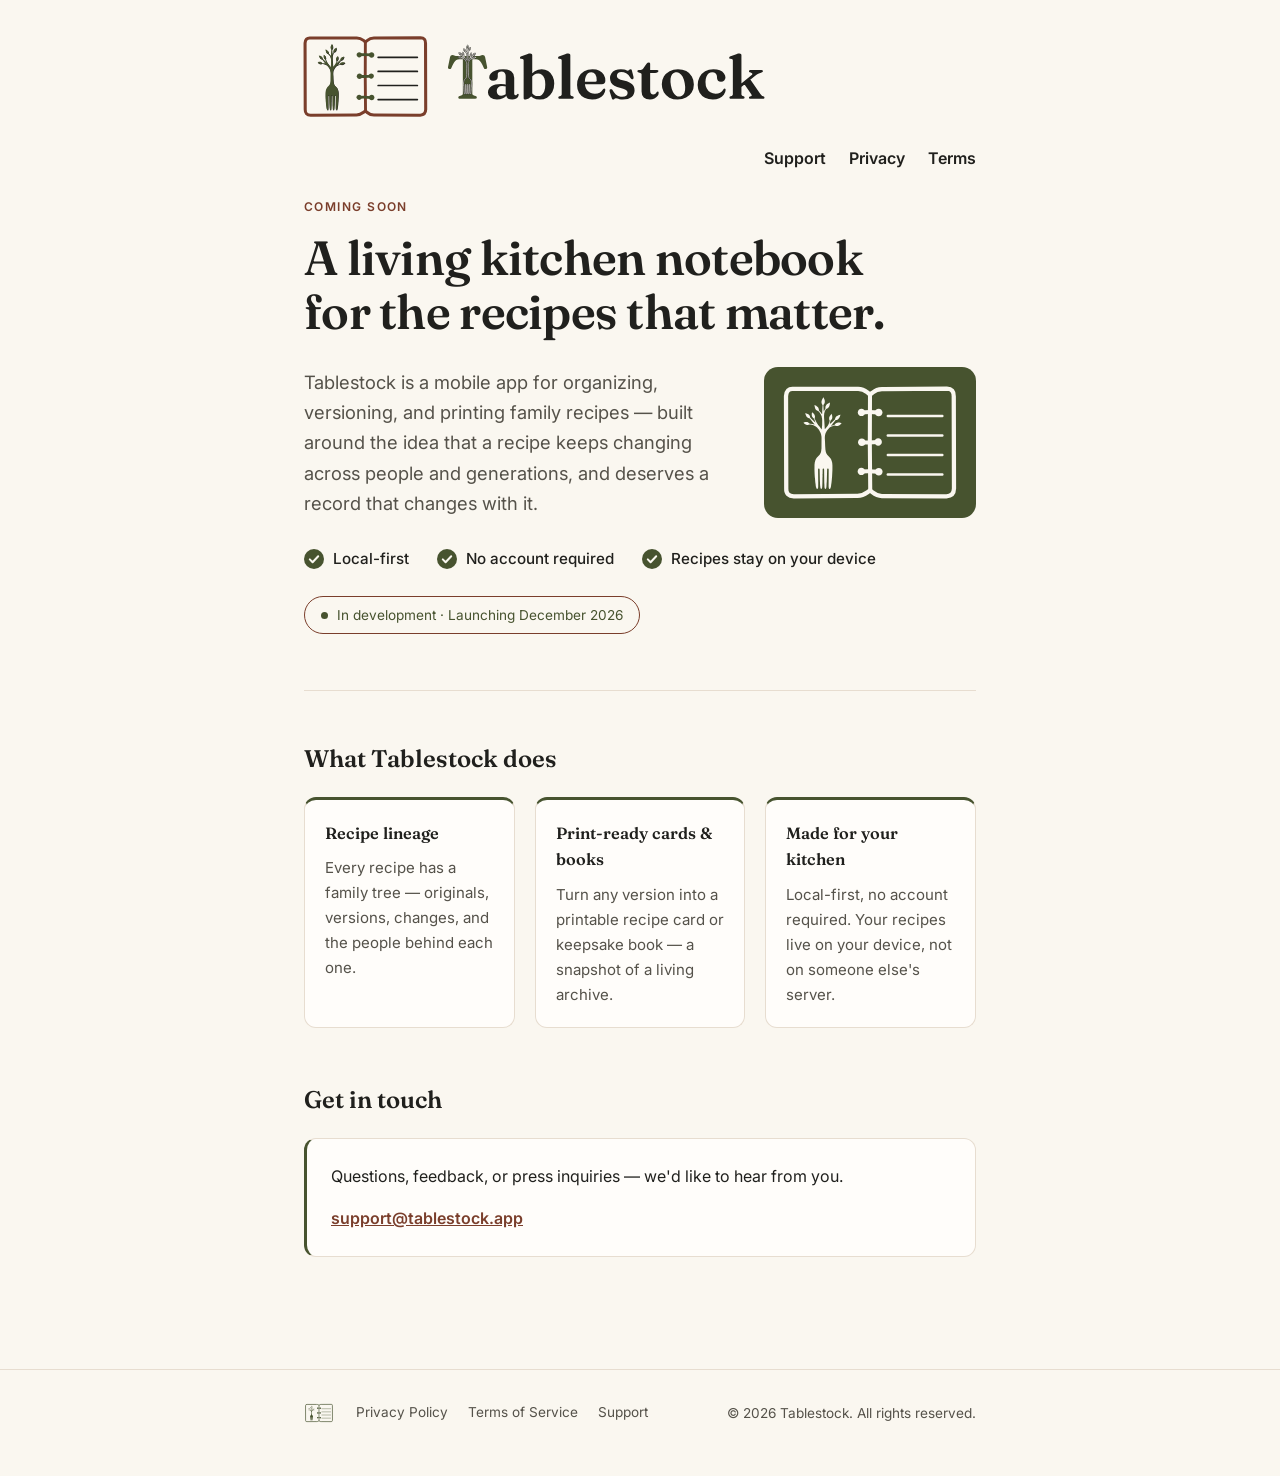
<file: index.html>
<!DOCTYPE html>
<html lang="en">
<head>
<meta charset="UTF-8">
<meta name="viewport" content="width=device-width, initial-scale=1.0">
<meta name="theme-color" content="#FAF7F0">
<title>Tablestock — A living kitchen notebook</title>
<meta name="description" content="Tablestock is a mobile app for organizing, versioning, and printing the recipes that matter — a living family culinary archive.">
<link rel="preconnect" href="https://fonts.googleapis.com">
<link rel="preconnect" href="https://fonts.gstatic.com" crossorigin>
<link href="https://fonts.googleapis.com/css2?family=Fraunces:wght@500;600&family=Inter:wght@400;500;600&display=swap" rel="stylesheet">
<link rel="stylesheet" href="style.css">
<link rel="icon" href="img/favicon.ico" sizes="any">
<link rel="icon" href="img/favicon-32.png" type="image/png" sizes="32x32">
<link rel="icon" href="img/favicon-192.png" type="image/png" sizes="192x192">
<link rel="apple-touch-icon" href="img/apple-touch-icon.png">
<meta property="og:type" content="website">
<meta property="og:site_name" content="Tablestock">
<meta property="og:title" content="Tablestock — A living kitchen notebook">
<meta property="og:description" content="A mobile app for organizing, versioning, and printing the recipes that matter — a living family culinary archive.">
<meta property="og:url" content="https://tablestock.app/">
<meta property="og:image" content="https://tablestock.app/img/og-image.png">
<meta property="og:image:width" content="1200">
<meta property="og:image:height" content="630">
<meta name="twitter:card" content="summary_large_image">
<meta name="twitter:image" content="https://tablestock.app/img/og-image.png">
</head>
<body>

<header class="site">
  <div class="wrap">
    <a class="wordmark" href="/"><img src="img/tablestock-header-binder-crowned-T.svg" alt="Tablestock" width="500" height="125"></a>
    <nav class="site">
      <a href="support.html">Support</a>
      <a href="privacy.html">Privacy</a>
      <a href="terms.html">Terms</a>
    </nav>
  </div>
</header>

<main>
  <div class="wrap">

    <section class="hero">
      <div class="eyebrow">Coming soon</div>
      <h1>A living kitchen notebook for the recipes that matter.</h1>
      <div class="hero-grid">
        <div class="hero-text">
          <p class="lede">Tablestock is a mobile app for organizing, versioning, and printing family recipes — built around the idea that a recipe keeps changing across people and generations, and deserves a record that changes with it.</p>
        </div>
        <div class="hero-art"><img src="img/binder-paper-crop.svg" alt="" width="940" height="616"></div>
      </div>
      <ul class="hero-points">
        <li>Local-first</li>
        <li>No account required</li>
        <li>Recipes stay on your device</li>
      </ul>
      <span class="status-pill">In development · Launching December 2026</span>
    </section>

    <section class="block">
      <h2>What Tablestock does</h2>
      <div class="pillars">
        <div class="pillar">
          <h3>Recipe lineage</h3>
          <p>Every recipe has a family tree — originals, versions, changes, and the people behind each one.</p>
        </div>
        <div class="pillar">
          <h3>Print-ready cards &amp; books</h3>
          <p>Turn any version into a printable recipe card or keepsake book — a snapshot of a living archive.</p>
        </div>
        <div class="pillar">
          <h3>Made for your kitchen</h3>
          <p>Local-first, no account required. Your recipes live on your device, not on someone else's server.</p>
        </div>
      </div>
    </section>

    <section class="block">
      <h2>Get in touch</h2>
      <div class="contact-box">
        <p>Questions, feedback, or press inquiries — we'd like to hear from you.</p>
        <p style="margin-bottom:0;"><a href="mailto:support@tablestock.app">support@tablestock.app</a></p>
      </div>
    </section>

  </div>
</main>

<footer class="site">
  <div class="wrap">
    <div>
      <img class="foot-mark" src="img/binder-line-green.svg" alt="" width="30" height="30">
      <a href="privacy.html">Privacy Policy</a>
      <a href="terms.html">Terms of Service</a>
      <a href="support.html">Support</a>
    </div>
    <div>&copy; 2026 Tablestock. All rights reserved.</div>
  </div>
</footer>

</body>
</html>
</file>
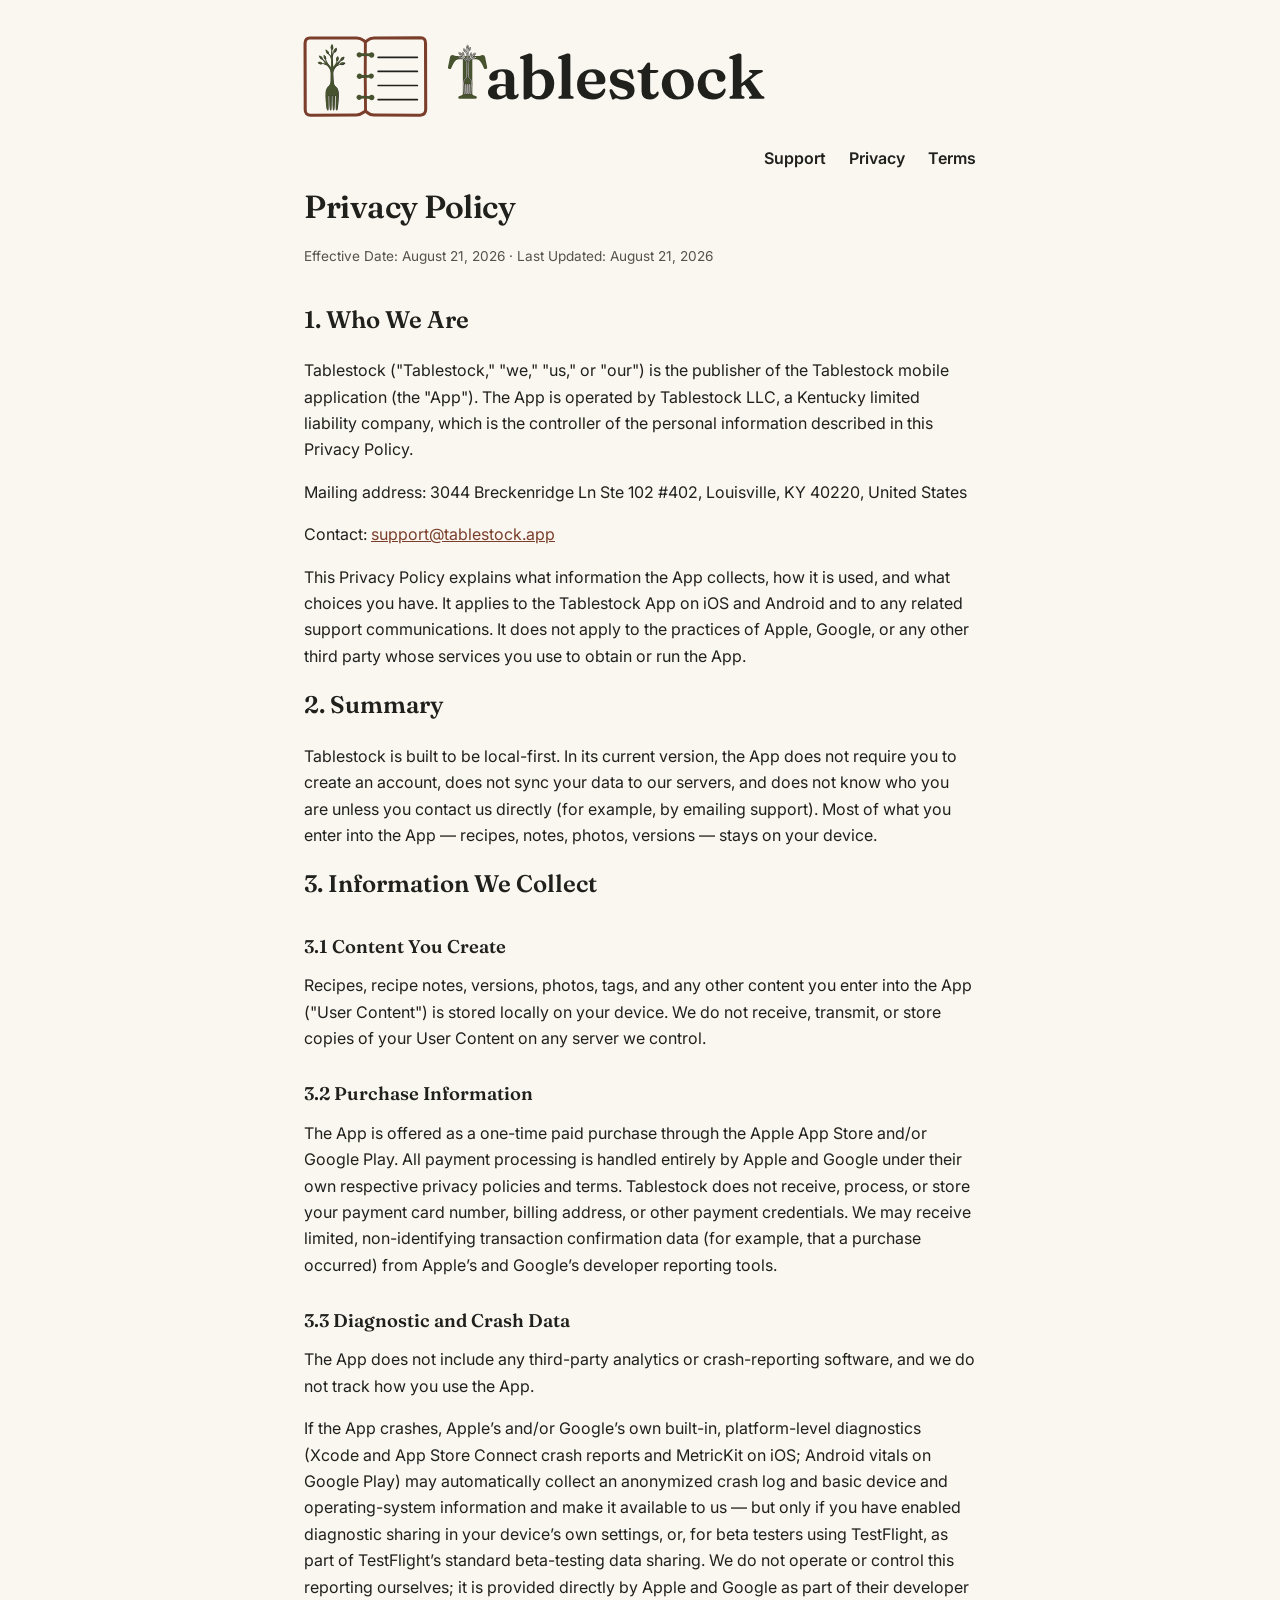
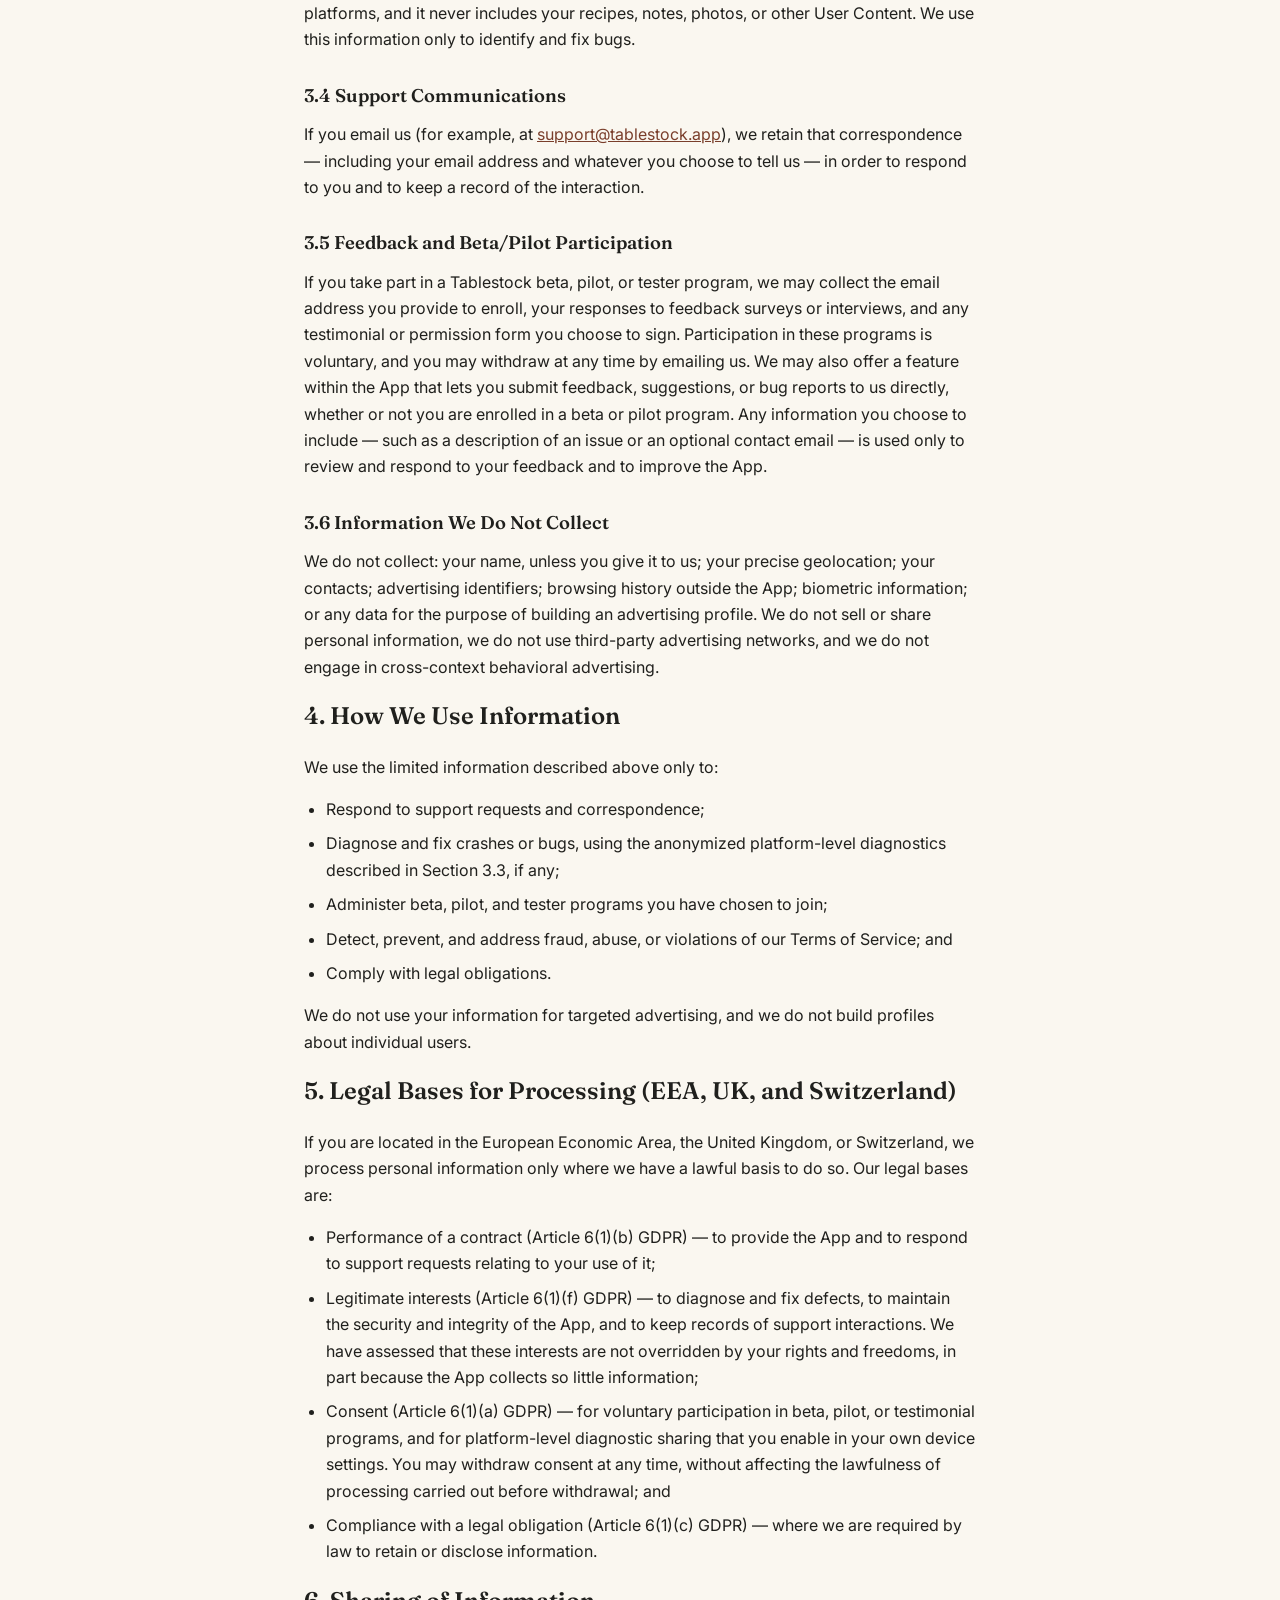
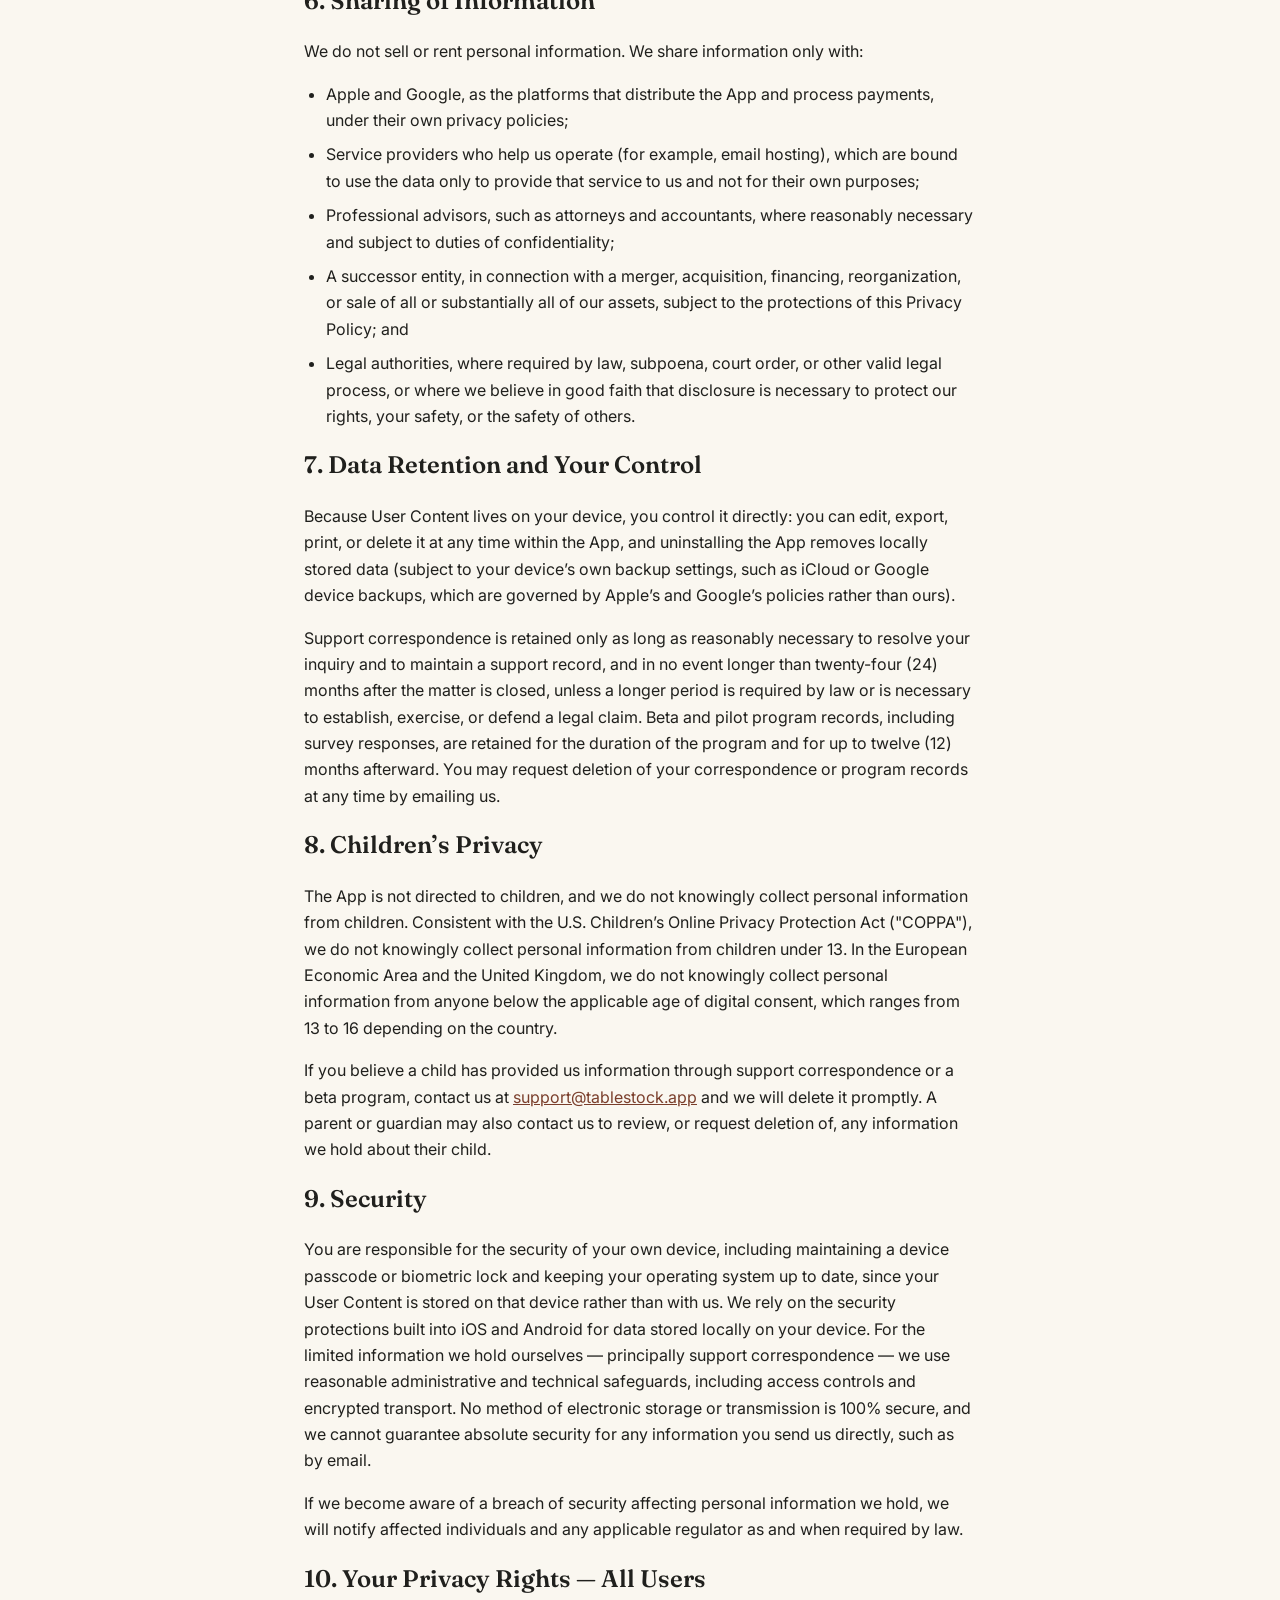
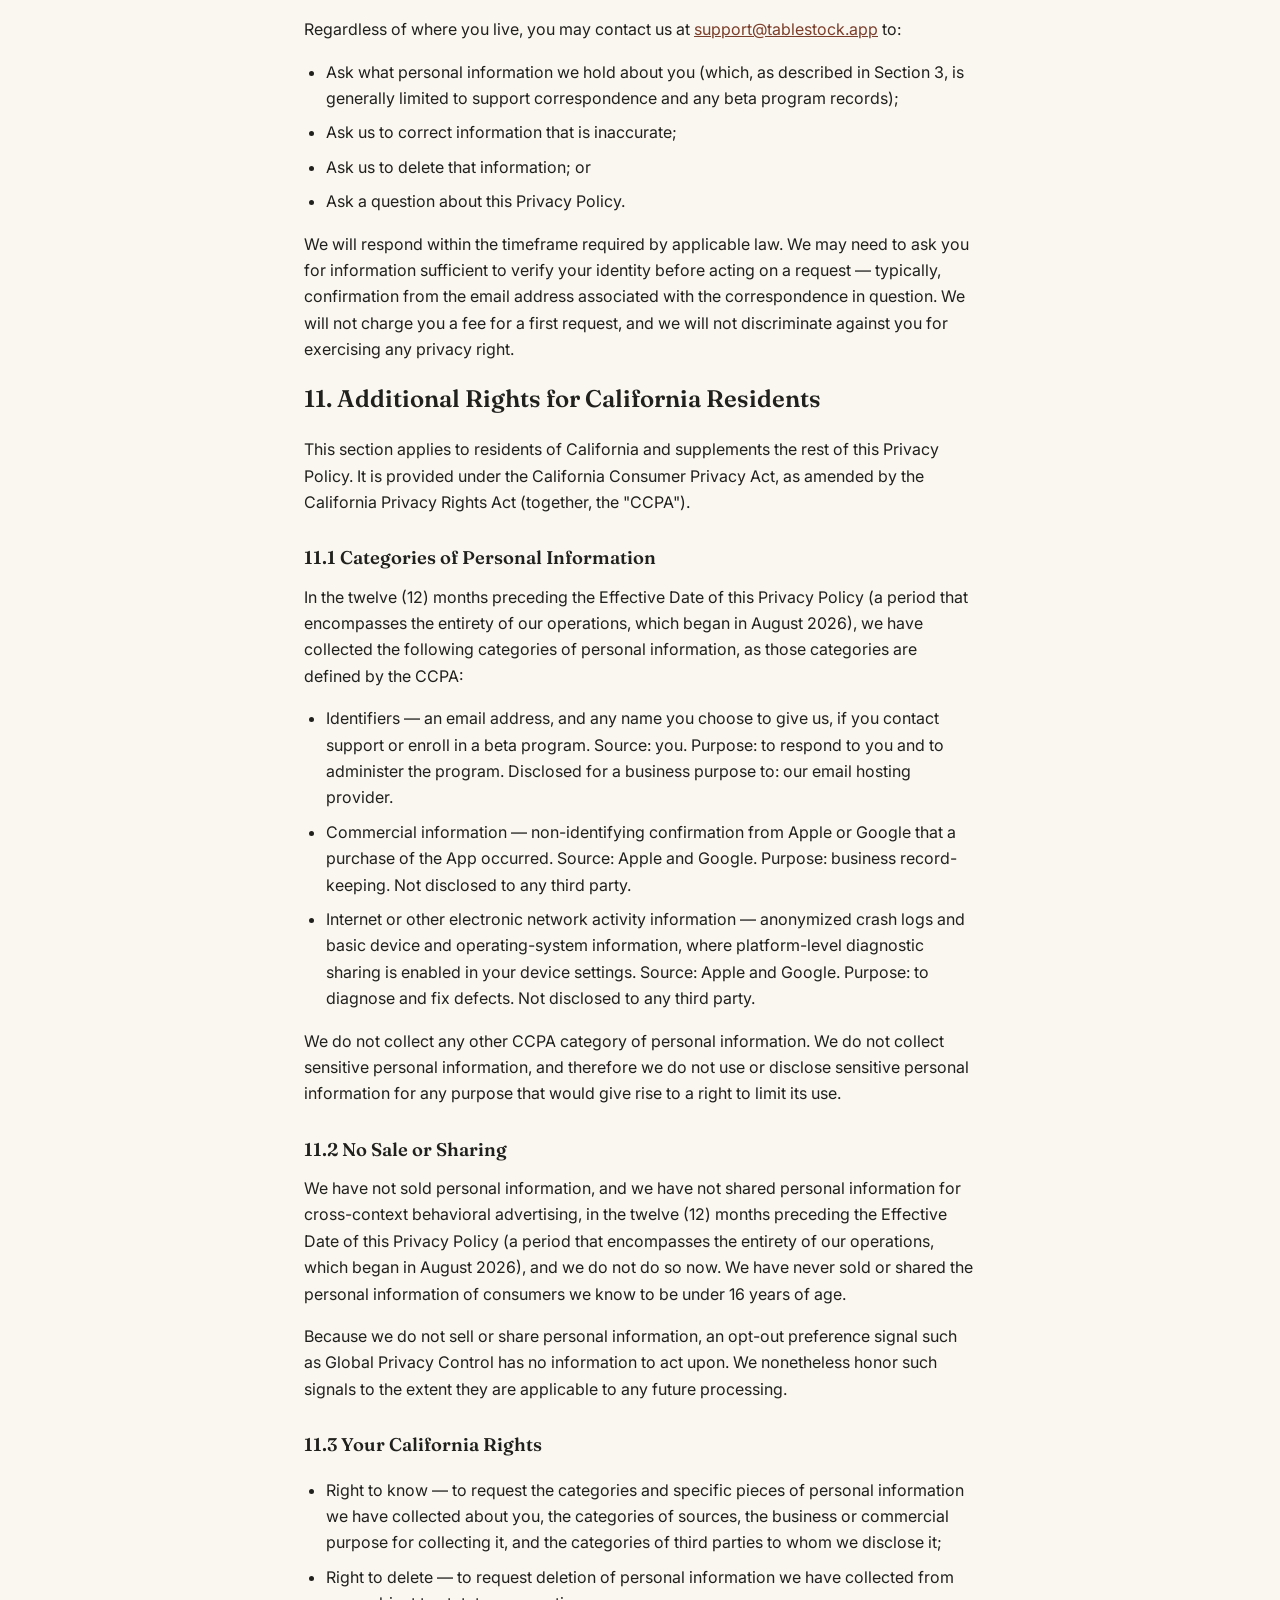
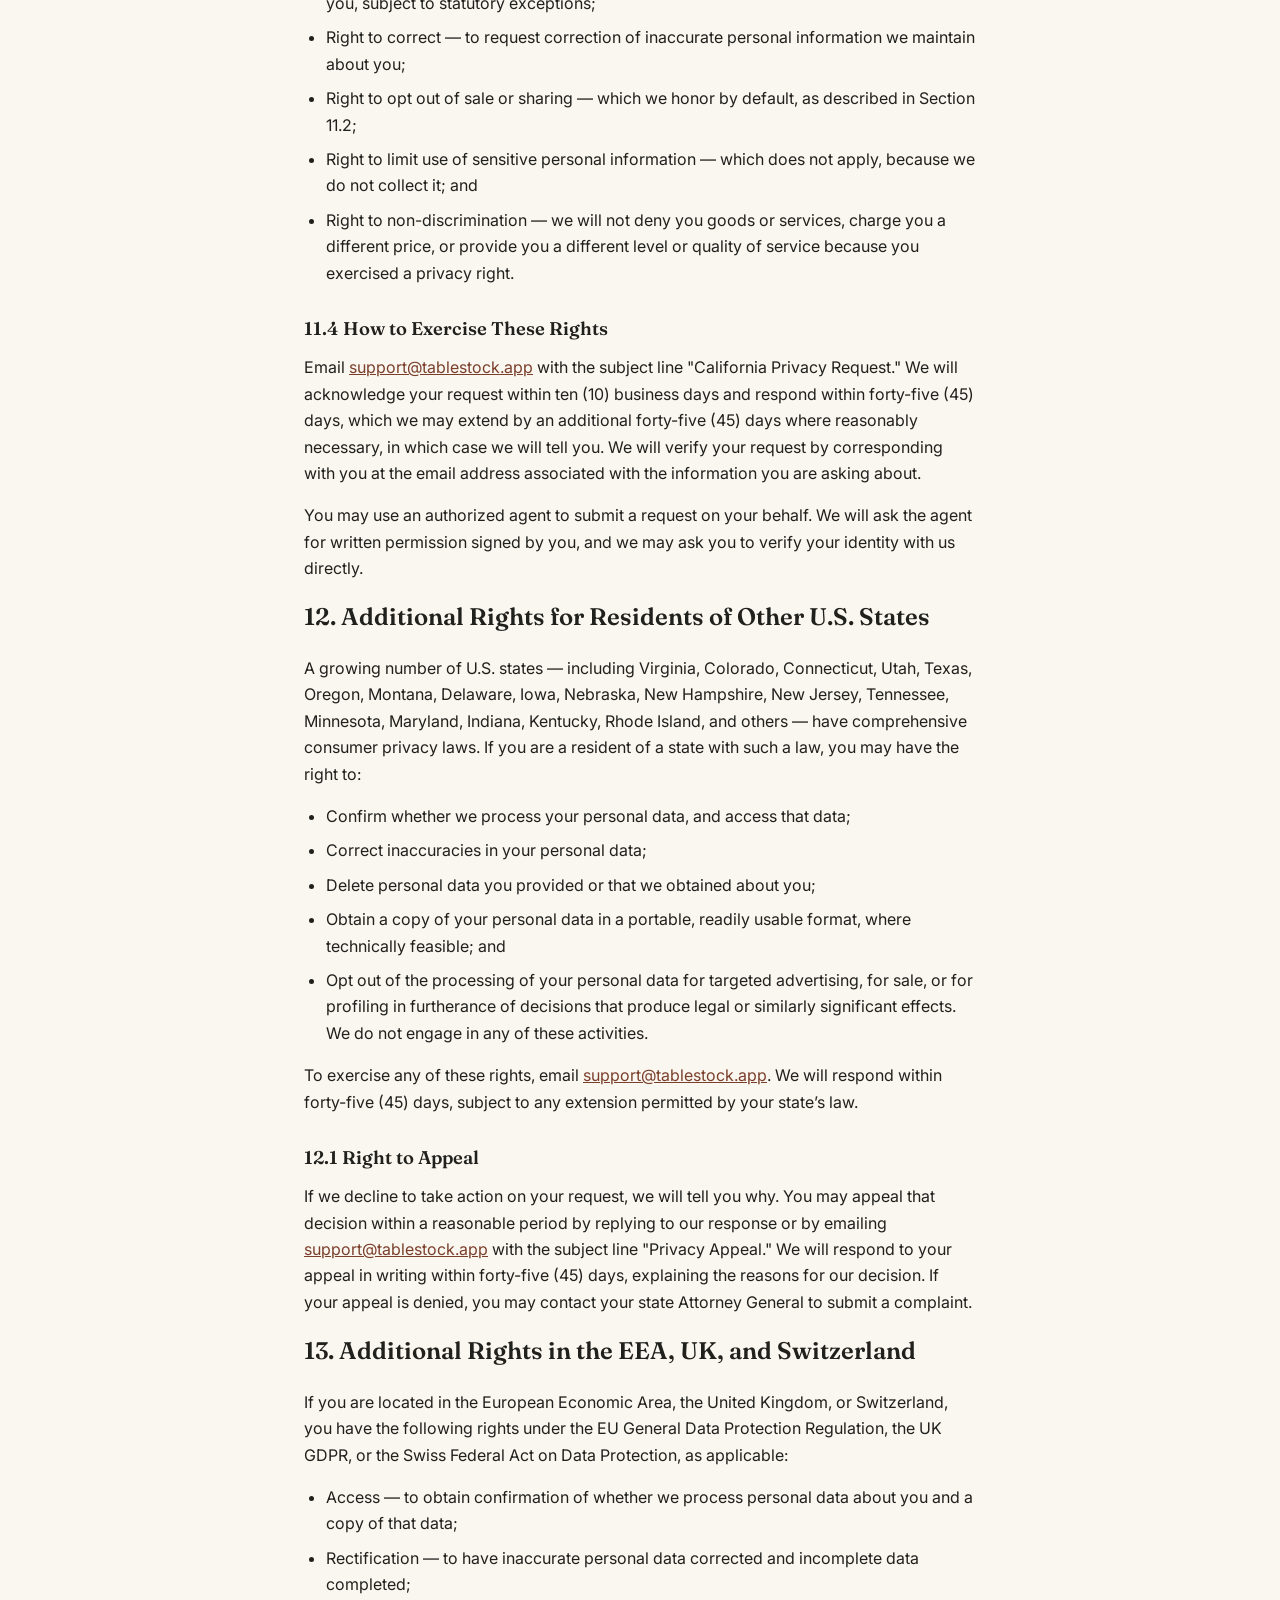
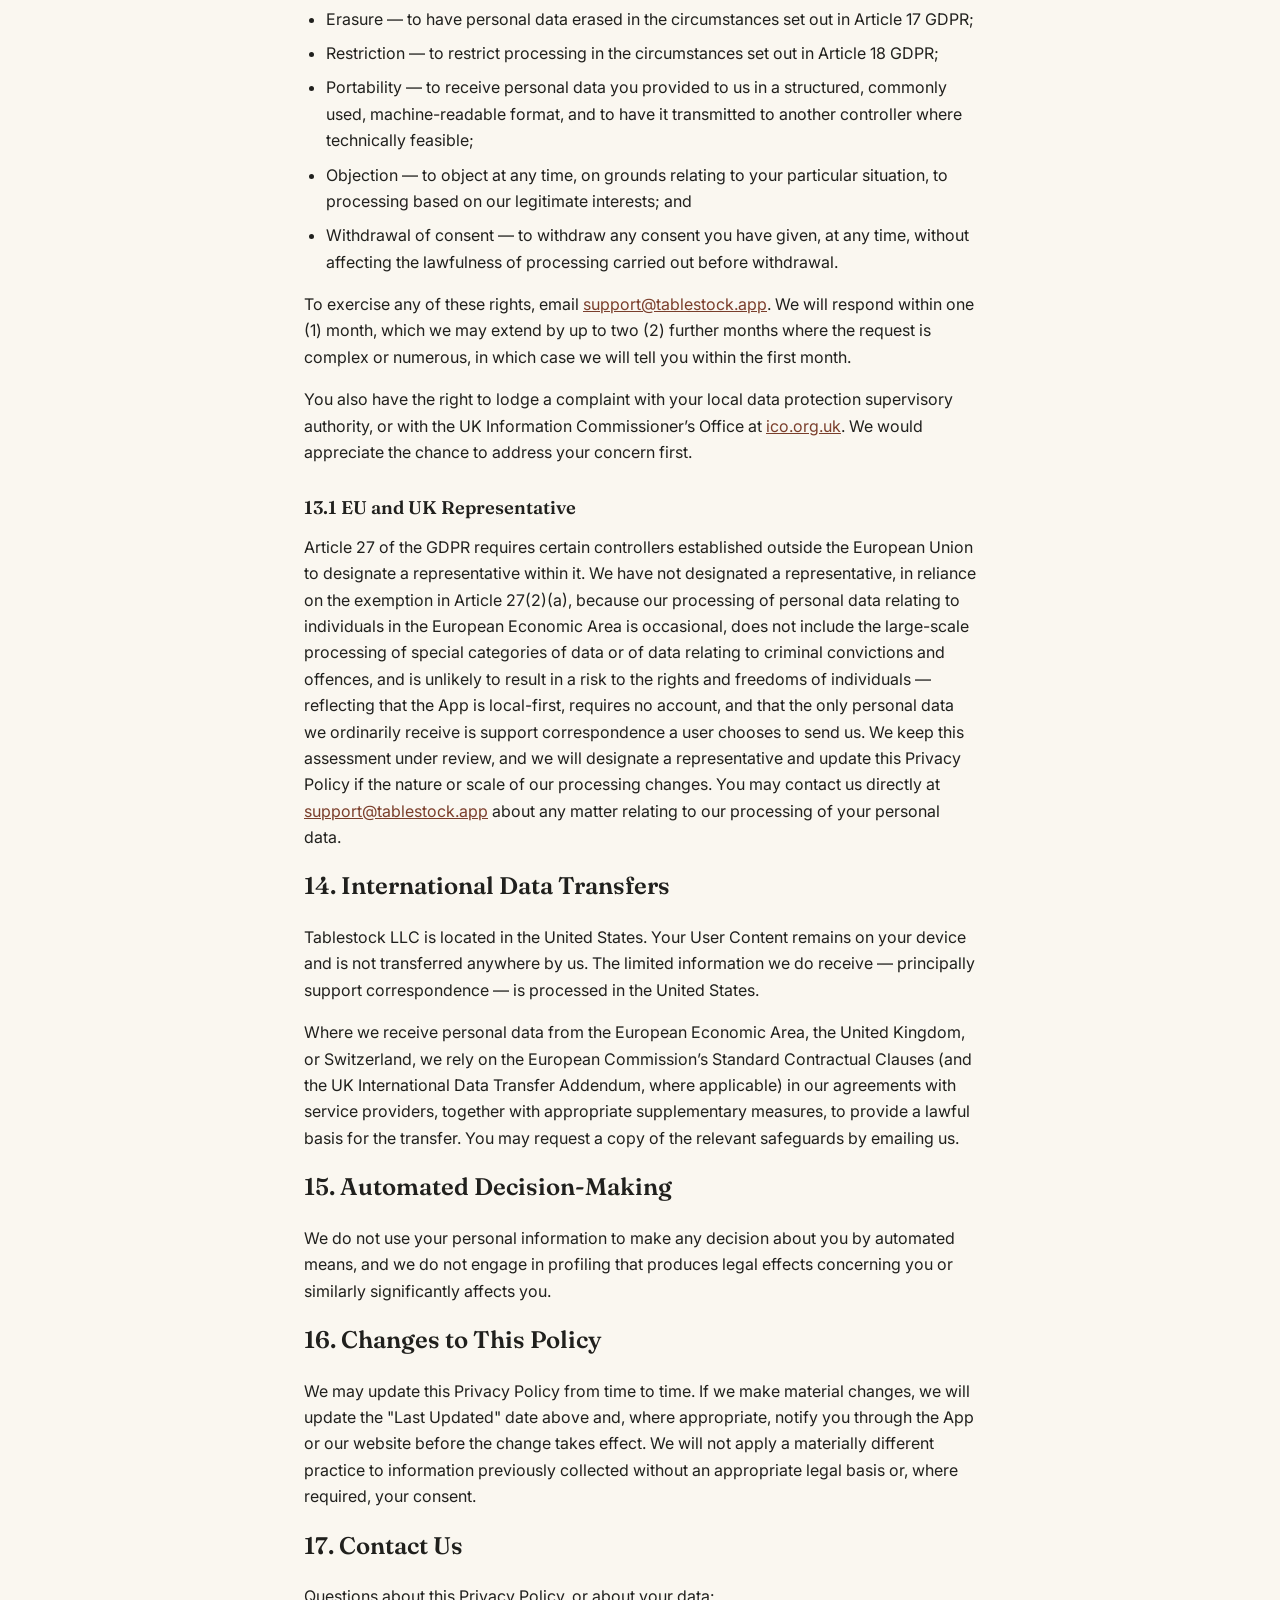
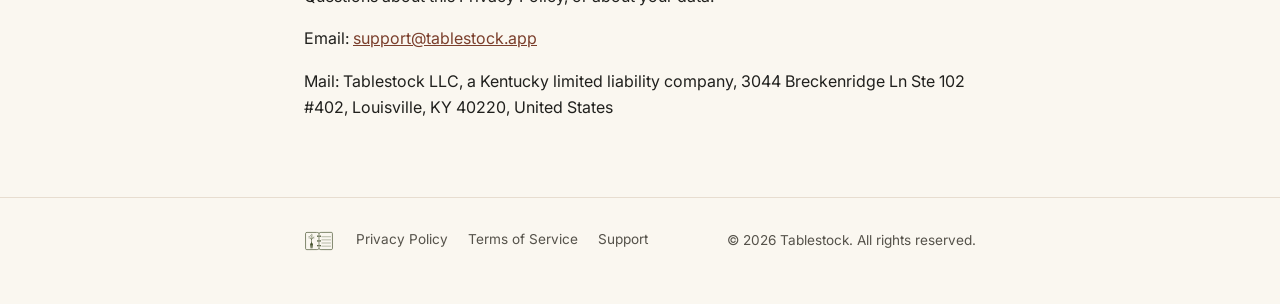
<file: privacy.html>
<!DOCTYPE html>
<html lang="en">
<head>
<meta charset="UTF-8">
<meta name="viewport" content="width=device-width, initial-scale=1.0">
<meta name="theme-color" content="#FAF7F0">
<title>Tablestock — Privacy Policy</title>
<link rel="preconnect" href="https://fonts.googleapis.com">
<link rel="preconnect" href="https://fonts.gstatic.com" crossorigin>
<link href="https://fonts.googleapis.com/css2?family=Fraunces:wght@500;600&family=Inter:wght@400;500;600&display=swap" rel="stylesheet">
<link rel="stylesheet" href="style.css">
<link rel="icon" href="img/favicon.ico" sizes="any">
<link rel="icon" href="img/favicon-32.png" type="image/png" sizes="32x32">
<link rel="icon" href="img/favicon-192.png" type="image/png" sizes="192x192">
<link rel="apple-touch-icon" href="img/apple-touch-icon.png">

</head>
<body>
<!-- Synced 2026-09-03 to Tablestock_Privacy_Policy_REV2_2026-08-27.docx (Current). Full text mirrored; no condensation. -->

<header class="site">
  <div class="wrap">
    <a class="wordmark" href="/"><img src="img/tablestock-header-binder-crowned-T.svg" alt="Tablestock" width="500" height="125"></a>
    <nav class="site">
      <a href="support.html">Support</a>
      <a href="privacy.html">Privacy</a>
      <a href="terms.html">Terms</a>
    </nav>
  </div>
</header>

<main>
  <div class="wrap">
    <h1 style="font-size:2rem;">Privacy Policy</h1>
    <p class="updated">Effective Date: August 21, 2026 &middot; Last Updated: August 21, 2026</p>

    <h2>1. Who We Are</h2>
    <p>Tablestock ("Tablestock," "we," "us," or "our") is the publisher of the Tablestock mobile application (the "App"). The App is operated by Tablestock LLC, a Kentucky limited liability company, which is the controller of the personal information described in this Privacy Policy.</p>
    <p>Mailing address: 3044 Breckenridge Ln Ste 102 #402, Louisville, KY 40220, United States</p>
    <p>Contact: <a href="mailto:support@tablestock.app">support@tablestock.app</a></p>
    <p>This Privacy Policy explains what information the App collects, how it is used, and what choices you have. It applies to the Tablestock App on iOS and Android and to any related support communications. It does not apply to the practices of Apple, Google, or any other third party whose services you use to obtain or run the App.</p>
    <h2>2. Summary</h2>
    <p>Tablestock is built to be local-first. In its current version, the App does not require you to create an account, does not sync your data to our servers, and does not know who you are unless you contact us directly (for example, by emailing support). Most of what you enter into the App — recipes, notes, photos, versions — stays on your device.</p>
    <h2>3. Information We Collect</h2>
    <h3>3.1 Content You Create</h3>
    <p>Recipes, recipe notes, versions, photos, tags, and any other content you enter into the App ("User Content") is stored locally on your device. We do not receive, transmit, or store copies of your User Content on any server we control.</p>
    <h3>3.2 Purchase Information</h3>
    <p>The App is offered as a one-time paid purchase through the Apple App Store and/or Google Play. All payment processing is handled entirely by Apple and Google under their own respective privacy policies and terms. Tablestock does not receive, process, or store your payment card number, billing address, or other payment credentials. We may receive limited, non-identifying transaction confirmation data (for example, that a purchase occurred) from Apple’s and Google’s developer reporting tools.</p>
    <h3>3.3 Diagnostic and Crash Data</h3>
    <p>The App does not include any third-party analytics or crash-reporting software, and we do not track how you use the App.</p>
    <p>If the App crashes, Apple’s and/or Google’s own built-in, platform-level diagnostics (Xcode and App Store Connect crash reports and MetricKit on iOS; Android vitals on Google Play) may automatically collect an anonymized crash log and basic device and operating-system information and make it available to us — but only if you have enabled diagnostic sharing in your device’s own settings, or, for beta testers using TestFlight, as part of TestFlight’s standard beta-testing data sharing. We do not operate or control this reporting ourselves; it is provided directly by Apple and Google as part of their developer platforms, and it never includes your recipes, notes, photos, or other User Content. We use this information only to identify and fix bugs.</p>
    <h3>3.4 Support Communications</h3>
    <p>If you email us (for example, at <a href="mailto:support@tablestock.app">support@tablestock.app</a>), we retain that correspondence — including your email address and whatever you choose to tell us — in order to respond to you and to keep a record of the interaction.</p>
    <h3>3.5 Feedback and Beta/Pilot Participation</h3>
    <p>If you take part in a Tablestock beta, pilot, or tester program, we may collect the email address you provide to enroll, your responses to feedback surveys or interviews, and any testimonial or permission form you choose to sign. Participation in these programs is voluntary, and you may withdraw at any time by emailing us. We may also offer a feature within the App that lets you submit feedback, suggestions, or bug reports to us directly, whether or not you are enrolled in a beta or pilot program. Any information you choose to include — such as a description of an issue or an optional contact email — is used only to review and respond to your feedback and to improve the App.</p>
    <h3>3.6 Information We Do Not Collect</h3>
    <p>We do not collect: your name, unless you give it to us; your precise geolocation; your contacts; advertising identifiers; browsing history outside the App; biometric information; or any data for the purpose of building an advertising profile. We do not sell or share personal information, we do not use third-party advertising networks, and we do not engage in cross-context behavioral advertising.</p>
    <h2>4. How We Use Information</h2>
    <p>We use the limited information described above only to:</p>
    <ul>
    <li>Respond to support requests and correspondence;</li>
    <li>Diagnose and fix crashes or bugs, using the anonymized platform-level diagnostics described in Section 3.3, if any;</li>
    <li>Administer beta, pilot, and tester programs you have chosen to join;</li>
    <li>Detect, prevent, and address fraud, abuse, or violations of our Terms of Service; and</li>
    <li>Comply with legal obligations.</li>
    </ul>
    <p>We do not use your information for targeted advertising, and we do not build profiles about individual users.</p>
    <h2>5. Legal Bases for Processing (EEA, UK, and Switzerland)</h2>
    <p>If you are located in the European Economic Area, the United Kingdom, or Switzerland, we process personal information only where we have a lawful basis to do so. Our legal bases are:</p>
    <ul>
    <li>Performance of a contract (Article 6(1)(b) GDPR) — to provide the App and to respond to support requests relating to your use of it;</li>
    <li>Legitimate interests (Article 6(1)(f) GDPR) — to diagnose and fix defects, to maintain the security and integrity of the App, and to keep records of support interactions. We have assessed that these interests are not overridden by your rights and freedoms, in part because the App collects so little information;</li>
    <li>Consent (Article 6(1)(a) GDPR) — for voluntary participation in beta, pilot, or testimonial programs, and for platform-level diagnostic sharing that you enable in your own device settings. You may withdraw consent at any time, without affecting the lawfulness of processing carried out before withdrawal; and</li>
    <li>Compliance with a legal obligation (Article 6(1)(c) GDPR) — where we are required by law to retain or disclose information.</li>
    </ul>
    <h2>6. Sharing of Information</h2>
    <p>We do not sell or rent personal information. We share information only with:</p>
    <ul>
    <li>Apple and Google, as the platforms that distribute the App and process payments, under their own privacy policies;</li>
    <li>Service providers who help us operate (for example, email hosting), which are bound to use the data only to provide that service to us and not for their own purposes;</li>
    <li>Professional advisors, such as attorneys and accountants, where reasonably necessary and subject to duties of confidentiality;</li>
    <li>A successor entity, in connection with a merger, acquisition, financing, reorganization, or sale of all or substantially all of our assets, subject to the protections of this Privacy Policy; and</li>
    <li>Legal authorities, where required by law, subpoena, court order, or other valid legal process, or where we believe in good faith that disclosure is necessary to protect our rights, your safety, or the safety of others.</li>
    </ul>
    <h2>7. Data Retention and Your Control</h2>
    <p>Because User Content lives on your device, you control it directly: you can edit, export, print, or delete it at any time within the App, and uninstalling the App removes locally stored data (subject to your device’s own backup settings, such as iCloud or Google device backups, which are governed by Apple’s and Google’s policies rather than ours).</p>
    <p>Support correspondence is retained only as long as reasonably necessary to resolve your inquiry and to maintain a support record, and in no event longer than twenty-four (24) months after the matter is closed, unless a longer period is required by law or is necessary to establish, exercise, or defend a legal claim. Beta and pilot program records, including survey responses, are retained for the duration of the program and for up to twelve (12) months afterward. You may request deletion of your correspondence or program records at any time by emailing us.</p>
    <h2>8. Children’s Privacy</h2>
    <p>The App is not directed to children, and we do not knowingly collect personal information from children. Consistent with the U.S. Children’s Online Privacy Protection Act ("COPPA"), we do not knowingly collect personal information from children under 13. In the European Economic Area and the United Kingdom, we do not knowingly collect personal information from anyone below the applicable age of digital consent, which ranges from 13 to 16 depending on the country.</p>
    <p>If you believe a child has provided us information through support correspondence or a beta program, contact us at <a href="mailto:support@tablestock.app">support@tablestock.app</a> and we will delete it promptly. A parent or guardian may also contact us to review, or request deletion of, any information we hold about their child.</p>
    <h2>9. Security</h2>
    <p>You are responsible for the security of your own device, including maintaining a device passcode or biometric lock and keeping your operating system up to date, since your User Content is stored on that device rather than with us. We rely on the security protections built into iOS and Android for data stored locally on your device. For the limited information we hold ourselves — principally support correspondence — we use reasonable administrative and technical safeguards, including access controls and encrypted transport. No method of electronic storage or transmission is 100% secure, and we cannot guarantee absolute security for any information you send us directly, such as by email.</p>
    <p>If we become aware of a breach of security affecting personal information we hold, we will notify affected individuals and any applicable regulator as and when required by law.</p>
    <h2>10. Your Privacy Rights — All Users</h2>
    <p>Regardless of where you live, you may contact us at <a href="mailto:support@tablestock.app">support@tablestock.app</a> to:</p>
    <ul>
    <li>Ask what personal information we hold about you (which, as described in Section 3, is generally limited to support correspondence and any beta program records);</li>
    <li>Ask us to correct information that is inaccurate;</li>
    <li>Ask us to delete that information; or</li>
    <li>Ask a question about this Privacy Policy.</li>
    </ul>
    <p>We will respond within the timeframe required by applicable law. We may need to ask you for information sufficient to verify your identity before acting on a request — typically, confirmation from the email address associated with the correspondence in question. We will not charge you a fee for a first request, and we will not discriminate against you for exercising any privacy right.</p>
    <h2>11. Additional Rights for California Residents</h2>
    <p>This section applies to residents of California and supplements the rest of this Privacy Policy. It is provided under the California Consumer Privacy Act, as amended by the California Privacy Rights Act (together, the "CCPA").</p>
    <h3>11.1 Categories of Personal Information</h3>
    <p>In the twelve (12) months preceding the Effective Date of this Privacy Policy (a period that encompasses the entirety of our operations, which began in August 2026), we have collected the following categories of personal information, as those categories are defined by the CCPA:</p>
    <ul>
    <li>Identifiers — an email address, and any name you choose to give us, if you contact support or enroll in a beta program. Source: you. Purpose: to respond to you and to administer the program. Disclosed for a business purpose to: our email hosting provider.</li>
    <li>Commercial information — non-identifying confirmation from Apple or Google that a purchase of the App occurred. Source: Apple and Google. Purpose: business record-keeping. Not disclosed to any third party.</li>
    <li>Internet or other electronic network activity information — anonymized crash logs and basic device and operating-system information, where platform-level diagnostic sharing is enabled in your device settings. Source: Apple and Google. Purpose: to diagnose and fix defects. Not disclosed to any third party.</li>
    </ul>
    <p>We do not collect any other CCPA category of personal information. We do not collect sensitive personal information, and therefore we do not use or disclose sensitive personal information for any purpose that would give rise to a right to limit its use.</p>
    <h3>11.2 No Sale or Sharing</h3>
    <p>We have not sold personal information, and we have not shared personal information for cross-context behavioral advertising, in the twelve (12) months preceding the Effective Date of this Privacy Policy (a period that encompasses the entirety of our operations, which began in August 2026), and we do not do so now. We have never sold or shared the personal information of consumers we know to be under 16 years of age.</p>
    <p>Because we do not sell or share personal information, an opt-out preference signal such as Global Privacy Control has no information to act upon. We nonetheless honor such signals to the extent they are applicable to any future processing.</p>
    <h3>11.3 Your California Rights</h3>
    <ul>
    <li>Right to know — to request the categories and specific pieces of personal information we have collected about you, the categories of sources, the business or commercial purpose for collecting it, and the categories of third parties to whom we disclose it;</li>
    <li>Right to delete — to request deletion of personal information we have collected from you, subject to statutory exceptions;</li>
    <li>Right to correct — to request correction of inaccurate personal information we maintain about you;</li>
    <li>Right to opt out of sale or sharing — which we honor by default, as described in Section 11.2;</li>
    <li>Right to limit use of sensitive personal information — which does not apply, because we do not collect it; and</li>
    <li>Right to non-discrimination — we will not deny you goods or services, charge you a different price, or provide you a different level or quality of service because you exercised a privacy right.</li>
    </ul>
    <h3>11.4 How to Exercise These Rights</h3>
    <p>Email <a href="mailto:support@tablestock.app">support@tablestock.app</a> with the subject line "California Privacy Request." We will acknowledge your request within ten (10) business days and respond within forty-five (45) days, which we may extend by an additional forty-five (45) days where reasonably necessary, in which case we will tell you. We will verify your request by corresponding with you at the email address associated with the information you are asking about.</p>
    <p>You may use an authorized agent to submit a request on your behalf. We will ask the agent for written permission signed by you, and we may ask you to verify your identity with us directly.</p>
    <h2>12. Additional Rights for Residents of Other U.S. States</h2>
    <p>A growing number of U.S. states — including Virginia, Colorado, Connecticut, Utah, Texas, Oregon, Montana, Delaware, Iowa, Nebraska, New Hampshire, New Jersey, Tennessee, Minnesota, Maryland, Indiana, Kentucky, Rhode Island, and others — have comprehensive consumer privacy laws. If you are a resident of a state with such a law, you may have the right to:</p>
    <ul>
    <li>Confirm whether we process your personal data, and access that data;</li>
    <li>Correct inaccuracies in your personal data;</li>
    <li>Delete personal data you provided or that we obtained about you;</li>
    <li>Obtain a copy of your personal data in a portable, readily usable format, where technically feasible; and</li>
    <li>Opt out of the processing of your personal data for targeted advertising, for sale, or for profiling in furtherance of decisions that produce legal or similarly significant effects. We do not engage in any of these activities.</li>
    </ul>
    <p>To exercise any of these rights, email <a href="mailto:support@tablestock.app">support@tablestock.app</a>. We will respond within forty-five (45) days, subject to any extension permitted by your state’s law.</p>
    <h3>12.1 Right to Appeal</h3>
    <p>If we decline to take action on your request, we will tell you why. You may appeal that decision within a reasonable period by replying to our response or by emailing <a href="mailto:support@tablestock.app">support@tablestock.app</a> with the subject line "Privacy Appeal." We will respond to your appeal in writing within forty-five (45) days, explaining the reasons for our decision. If your appeal is denied, you may contact your state Attorney General to submit a complaint.</p>
    <h2>13. Additional Rights in the EEA, UK, and Switzerland</h2>
    <p>If you are located in the European Economic Area, the United Kingdom, or Switzerland, you have the following rights under the EU General Data Protection Regulation, the UK GDPR, or the Swiss Federal Act on Data Protection, as applicable:</p>
    <ul>
    <li>Access — to obtain confirmation of whether we process personal data about you and a copy of that data;</li>
    <li>Rectification — to have inaccurate personal data corrected and incomplete data completed;</li>
    <li>Erasure — to have personal data erased in the circumstances set out in Article 17 GDPR;</li>
    <li>Restriction — to restrict processing in the circumstances set out in Article 18 GDPR;</li>
    <li>Portability — to receive personal data you provided to us in a structured, commonly used, machine-readable format, and to have it transmitted to another controller where technically feasible;</li>
    <li>Objection — to object at any time, on grounds relating to your particular situation, to processing based on our legitimate interests; and</li>
    <li>Withdrawal of consent — to withdraw any consent you have given, at any time, without affecting the lawfulness of processing carried out before withdrawal.</li>
    </ul>
    <p>To exercise any of these rights, email <a href="mailto:support@tablestock.app">support@tablestock.app</a>. We will respond within one (1) month, which we may extend by up to two (2) further months where the request is complex or numerous, in which case we will tell you within the first month.</p>
    <p>You also have the right to lodge a complaint with your local data protection supervisory authority, or with the UK Information Commissioner’s Office at <a href="https://ico.org.uk">ico.org.uk</a>. We would appreciate the chance to address your concern first.</p>
    <h3>13.1 EU and UK Representative</h3>
    <p>Article 27 of the GDPR requires certain controllers established outside the European Union to designate a representative within it. We have not designated a representative, in reliance on the exemption in Article 27(2)(a), because our processing of personal data relating to individuals in the European Economic Area is occasional, does not include the large-scale processing of special categories of data or of data relating to criminal convictions and offences, and is unlikely to result in a risk to the rights and freedoms of individuals — reflecting that the App is local-first, requires no account, and that the only personal data we ordinarily receive is support correspondence a user chooses to send us. We keep this assessment under review, and we will designate a representative and update this Privacy Policy if the nature or scale of our processing changes. You may contact us directly at <a href="mailto:support@tablestock.app">support@tablestock.app</a> about any matter relating to our processing of your personal data.</p>
    <h2>14. International Data Transfers</h2>
    <p>Tablestock LLC is located in the United States. Your User Content remains on your device and is not transferred anywhere by us. The limited information we do receive — principally support correspondence — is processed in the United States.</p>
    <p>Where we receive personal data from the European Economic Area, the United Kingdom, or Switzerland, we rely on the European Commission’s Standard Contractual Clauses (and the UK International Data Transfer Addendum, where applicable) in our agreements with service providers, together with appropriate supplementary measures, to provide a lawful basis for the transfer. You may request a copy of the relevant safeguards by emailing us.</p>
    <h2>15. Automated Decision-Making</h2>
    <p>We do not use your personal information to make any decision about you by automated means, and we do not engage in profiling that produces legal effects concerning you or similarly significantly affects you.</p>
    <h2>16. Changes to This Policy</h2>
    <p>We may update this Privacy Policy from time to time. If we make material changes, we will update the "Last Updated" date above and, where appropriate, notify you through the App or our website before the change takes effect. We will not apply a materially different practice to information previously collected without an appropriate legal basis or, where required, your consent.</p>
    <h2>17. Contact Us</h2>
    <p>Questions about this Privacy Policy, or about your data:</p>
    <p>Email: <a href="mailto:support@tablestock.app">support@tablestock.app</a></p>
    <p>Mail: Tablestock LLC, a Kentucky limited liability company, 3044 Breckenridge Ln Ste 102 #402, Louisville, KY 40220, United States</p>
  </div>
</main>

<footer class="site">
  <div class="wrap">
    <div>
      <img class="foot-mark" src="img/binder-line-green.svg" alt="" width="30" height="30">
      <a href="privacy.html">Privacy Policy</a>
      <a href="terms.html">Terms of Service</a>
      <a href="support.html">Support</a>
    </div>
    <div>&copy; 2026 Tablestock. All rights reserved.</div>
  </div>
</footer>

</body>
</html>
</file>
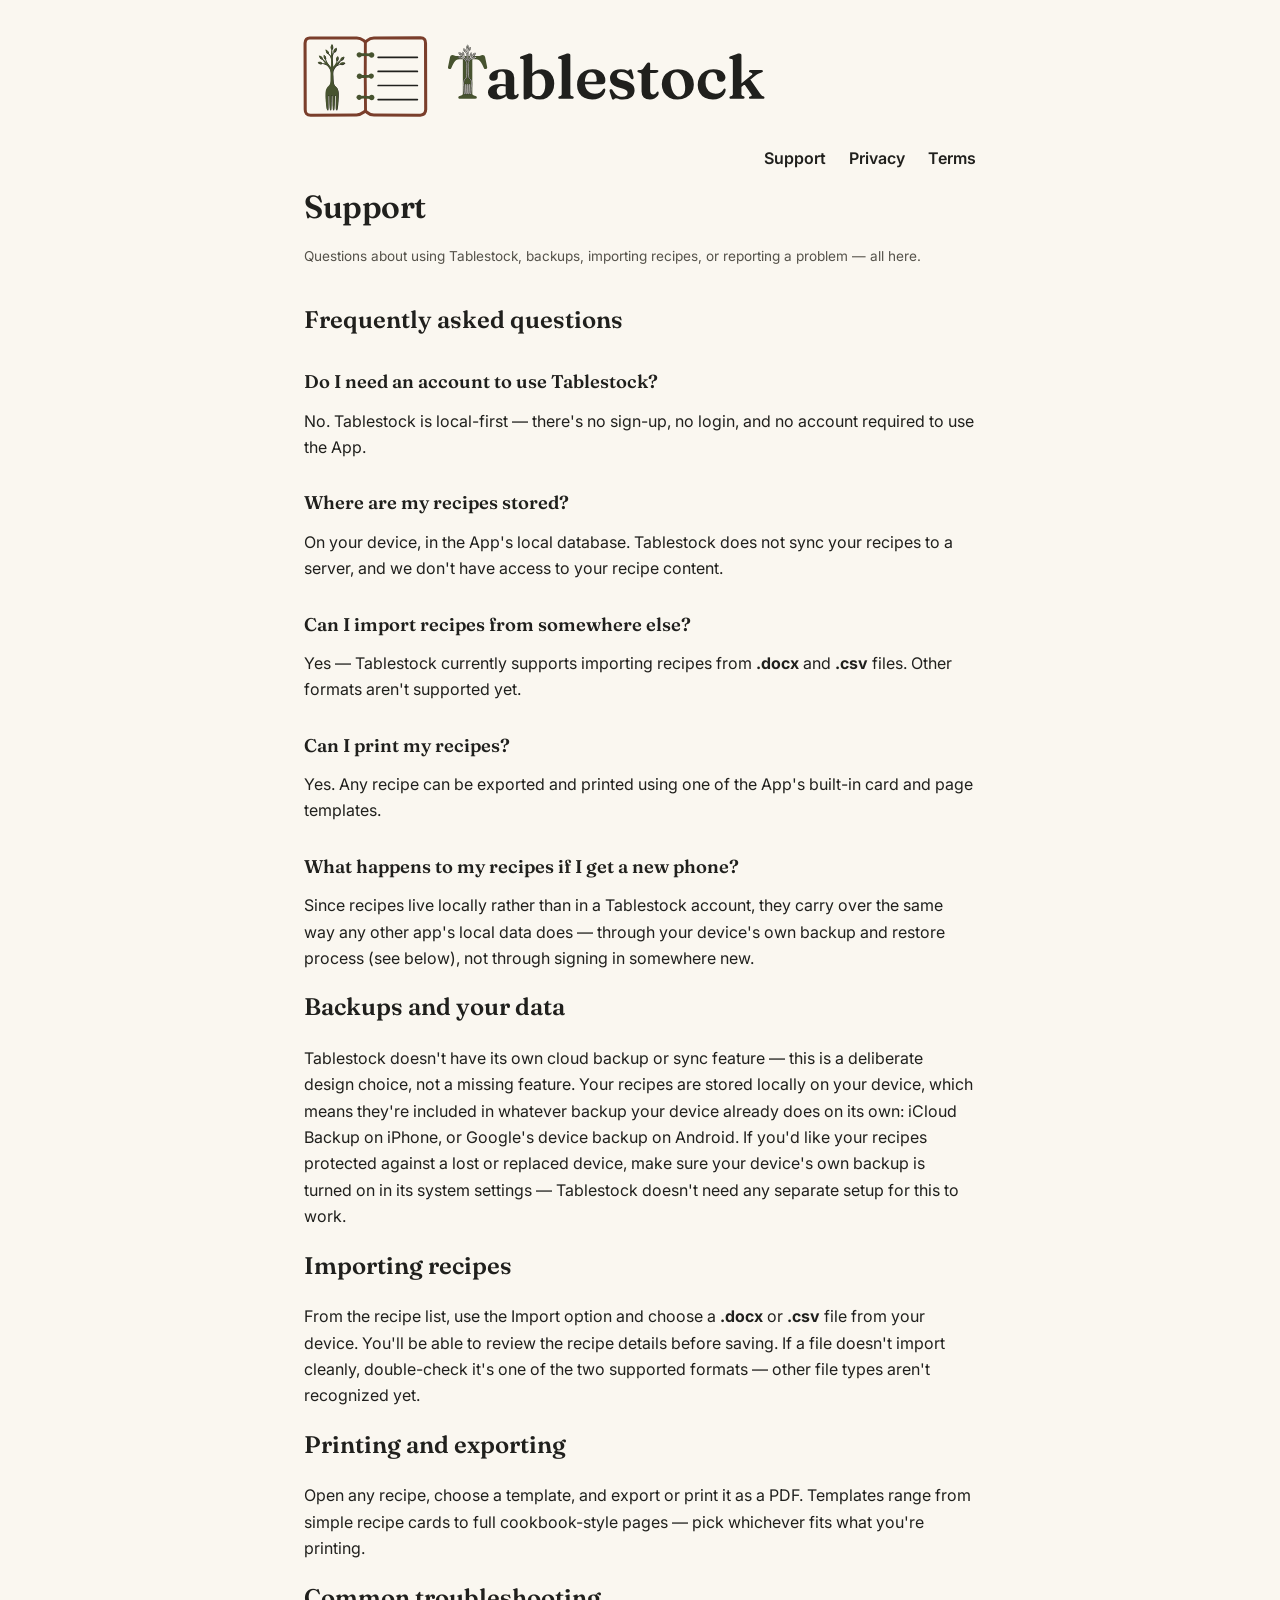
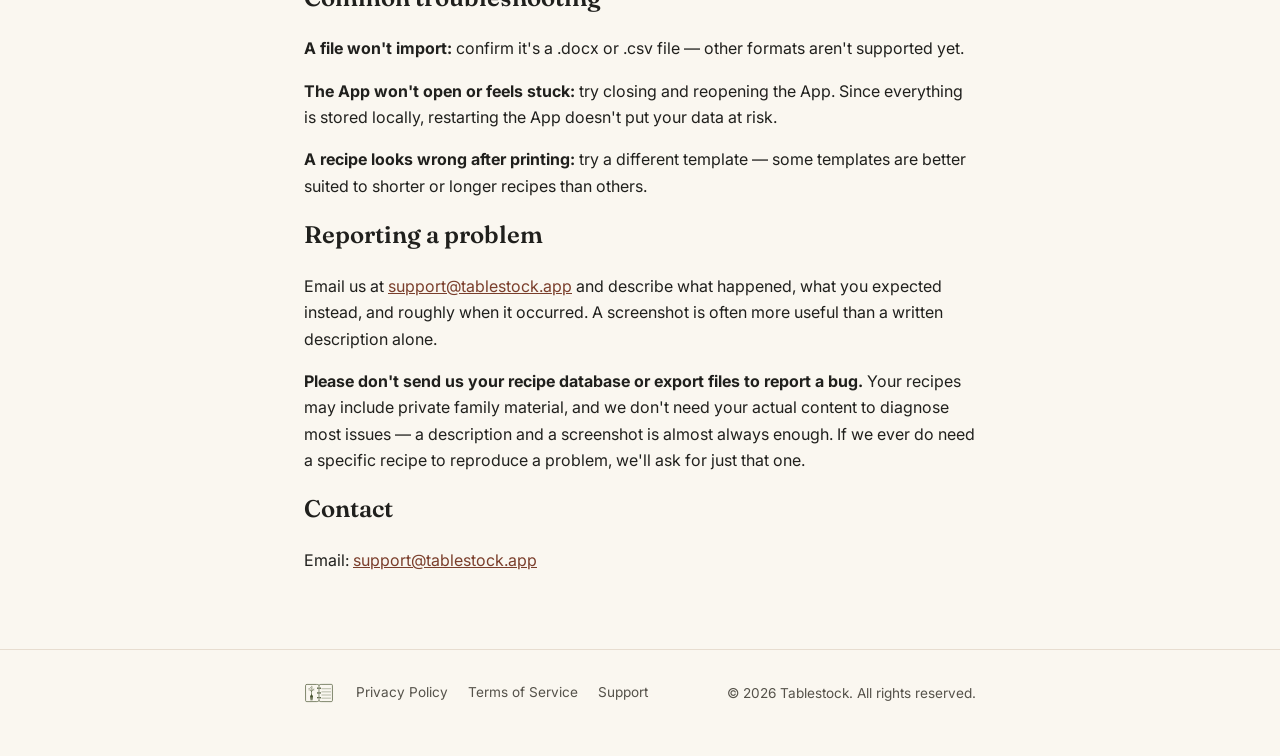
<file: support.html>
<!DOCTYPE html>
<html lang="en">
<head>
<meta charset="UTF-8">
<meta name="viewport" content="width=device-width, initial-scale=1.0">
<meta name="theme-color" content="#FAF7F0">
<title>Tablestock — Support</title>
<link rel="preconnect" href="https://fonts.googleapis.com">
<link rel="preconnect" href="https://fonts.gstatic.com" crossorigin>
<link href="https://fonts.googleapis.com/css2?family=Fraunces:wght@500;600&family=Inter:wght@400;500;600&display=swap" rel="stylesheet">
<link rel="stylesheet" href="style.css">
<link rel="icon" href="img/favicon.ico" sizes="any">
<link rel="icon" href="img/favicon-32.png" type="image/png" sizes="32x32">
<link rel="icon" href="img/favicon-192.png" type="image/png" sizes="192x192">
<link rel="apple-touch-icon" href="img/apple-touch-icon.png">

</head>
<body>

<header class="site">
  <div class="wrap">
    <a class="wordmark" href="/"><img src="img/tablestock-header-binder-crowned-T.svg" alt="Tablestock" width="500" height="125"></a>
    <nav class="site">
      <a href="support.html">Support</a>
      <a href="privacy.html">Privacy</a>
      <a href="terms.html">Terms</a>
    </nav>
  </div>
</header>

<main>
  <div class="wrap">
    <h1 style="font-size:2rem;">Support</h1>
    <p class="updated">Questions about using Tablestock, backups, importing recipes, or reporting a problem — all here.</p>

    <h2>Frequently asked questions</h2>

    <h3>Do I need an account to use Tablestock?</h3>
    <p>No. Tablestock is local-first — there's no sign-up, no login, and no account required to use the App.</p>

    <h3>Where are my recipes stored?</h3>
    <p>On your device, in the App's local database. Tablestock does not sync your recipes to a server, and we don't have access to your recipe content.</p>

    <h3>Can I import recipes from somewhere else?</h3>
    <p>Yes — Tablestock currently supports importing recipes from <strong>.docx</strong> and <strong>.csv</strong> files. Other formats aren't supported yet.</p>

    <h3>Can I print my recipes?</h3>
    <p>Yes. Any recipe can be exported and printed using one of the App's built-in card and page templates.</p>

    <h3>What happens to my recipes if I get a new phone?</h3>
    <p>Since recipes live locally rather than in a Tablestock account, they carry over the same way any other app's local data does — through your device's own backup and restore process (see below), not through signing in somewhere new.</p>

    <h2>Backups and your data</h2>
    <p>Tablestock doesn't have its own cloud backup or sync feature — this is a deliberate design choice, not a missing feature. Your recipes are stored locally on your device, which means they're included in whatever backup your device already does on its own: iCloud Backup on iPhone, or Google's device backup on Android. If you'd like your recipes protected against a lost or replaced device, make sure your device's own backup is turned on in its system settings — Tablestock doesn't need any separate setup for this to work.</p>

    <h2>Importing recipes</h2>
    <p>From the recipe list, use the Import option and choose a <strong>.docx</strong> or <strong>.csv</strong> file from your device. You'll be able to review the recipe details before saving. If a file doesn't import cleanly, double-check it's one of the two supported formats — other file types aren't recognized yet.</p>

    <h2>Printing and exporting</h2>
    <p>Open any recipe, choose a template, and export or print it as a PDF. Templates range from simple recipe cards to full cookbook-style pages — pick whichever fits what you're printing.</p>

    <h2>Common troubleshooting</h2>
    <p><strong>A file won't import:</strong> confirm it's a .docx or .csv file — other formats aren't supported yet.</p>
    <p><strong>The App won't open or feels stuck:</strong> try closing and reopening the App. Since everything is stored locally, restarting the App doesn't put your data at risk.</p>
    <p><strong>A recipe looks wrong after printing:</strong> try a different template — some templates are better suited to shorter or longer recipes than others.</p>

    <h2>Reporting a problem</h2>
    <p>Email us at <a href="mailto:support@tablestock.app">support@tablestock.app</a> and describe what happened, what you expected instead, and roughly when it occurred. A screenshot is often more useful than a written description alone.</p>
    <p><strong>Please don't send us your recipe database or export files to report a bug.</strong> Your recipes may include private family material, and we don't need your actual content to diagnose most issues — a description and a screenshot is almost always enough. If we ever do need a specific recipe to reproduce a problem, we'll ask for just that one.</p>

    <h2>Contact</h2>
    <p>Email: <a href="mailto:support@tablestock.app">support@tablestock.app</a></p>

  </div>
</main>

<footer class="site">
  <div class="wrap">
    <div>
      <img class="foot-mark" src="img/binder-line-green.svg" alt="" width="30" height="30">
      <a href="privacy.html">Privacy Policy</a>
      <a href="terms.html">Terms of Service</a>
      <a href="support.html">Support</a>
    </div>
    <div>&copy; 2026 Tablestock. All rights reserved.</div>
  </div>
</footer>

</body>
</html>
</file>
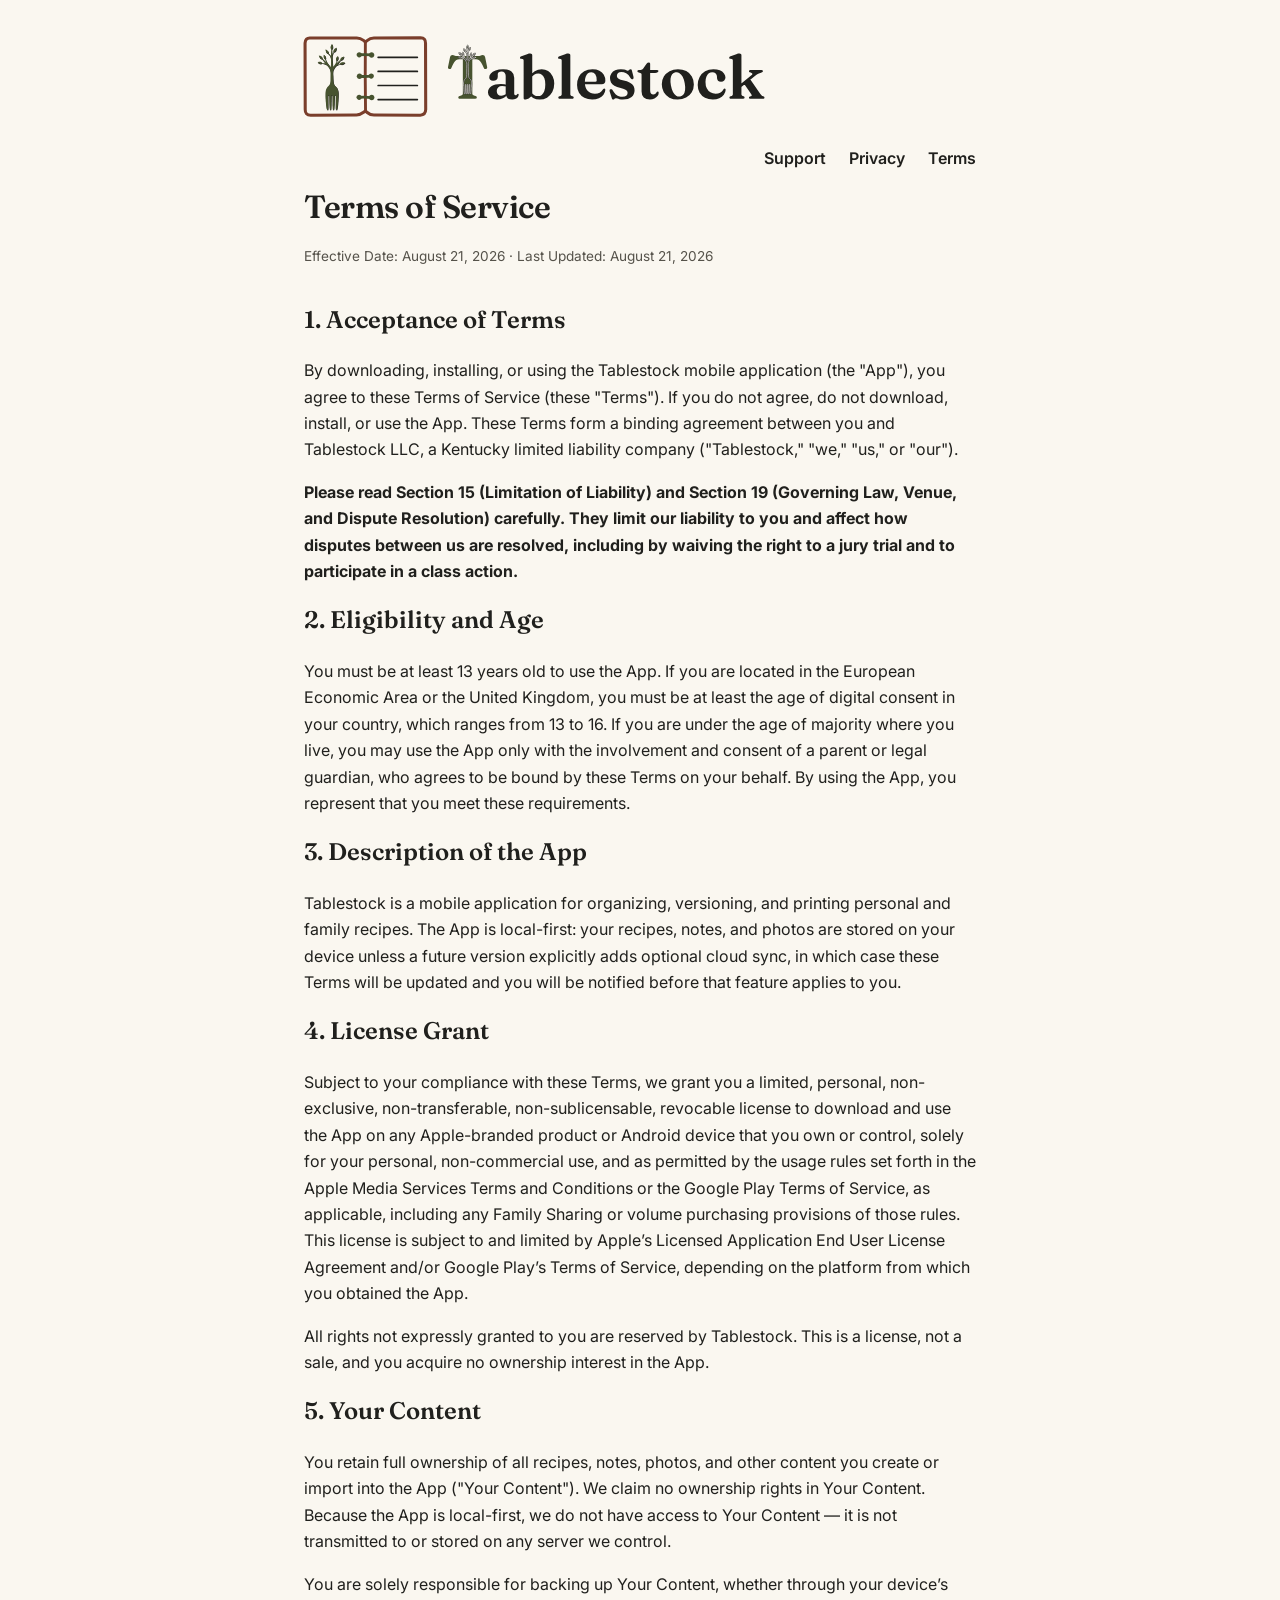
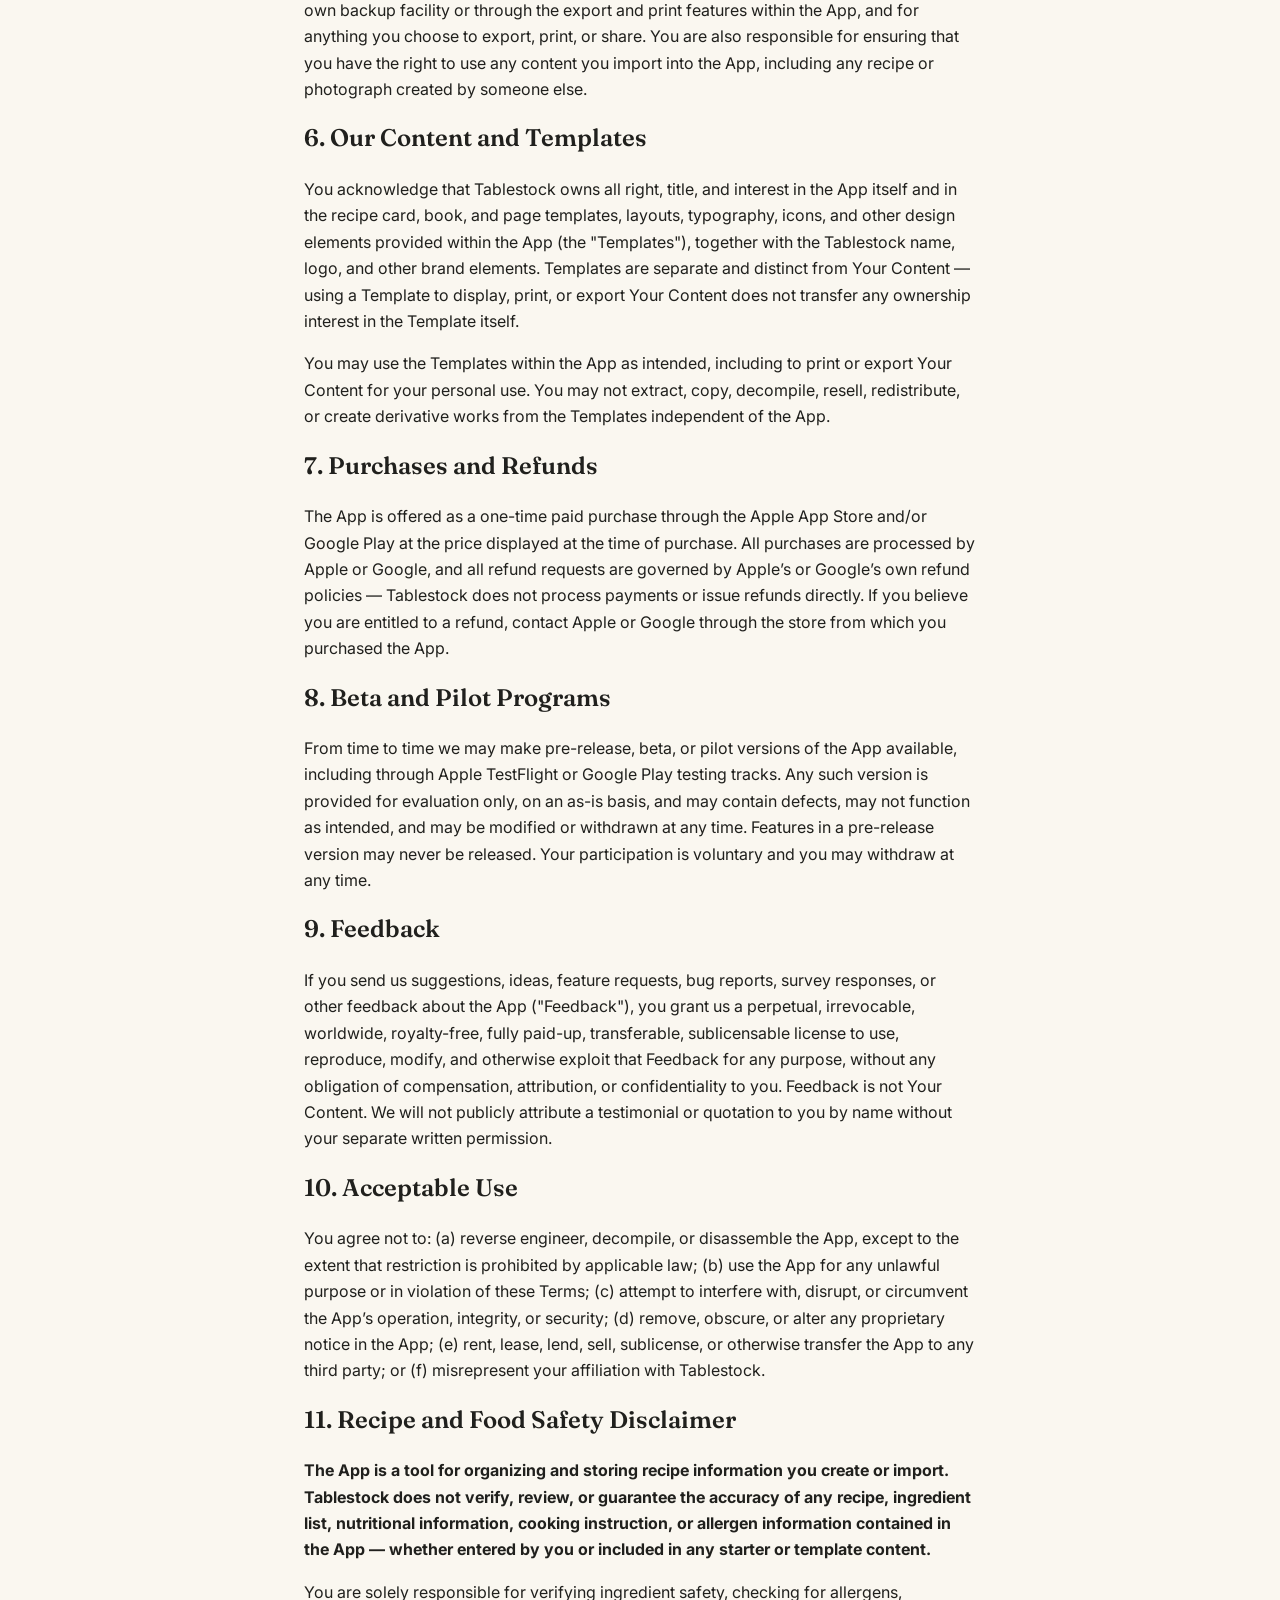
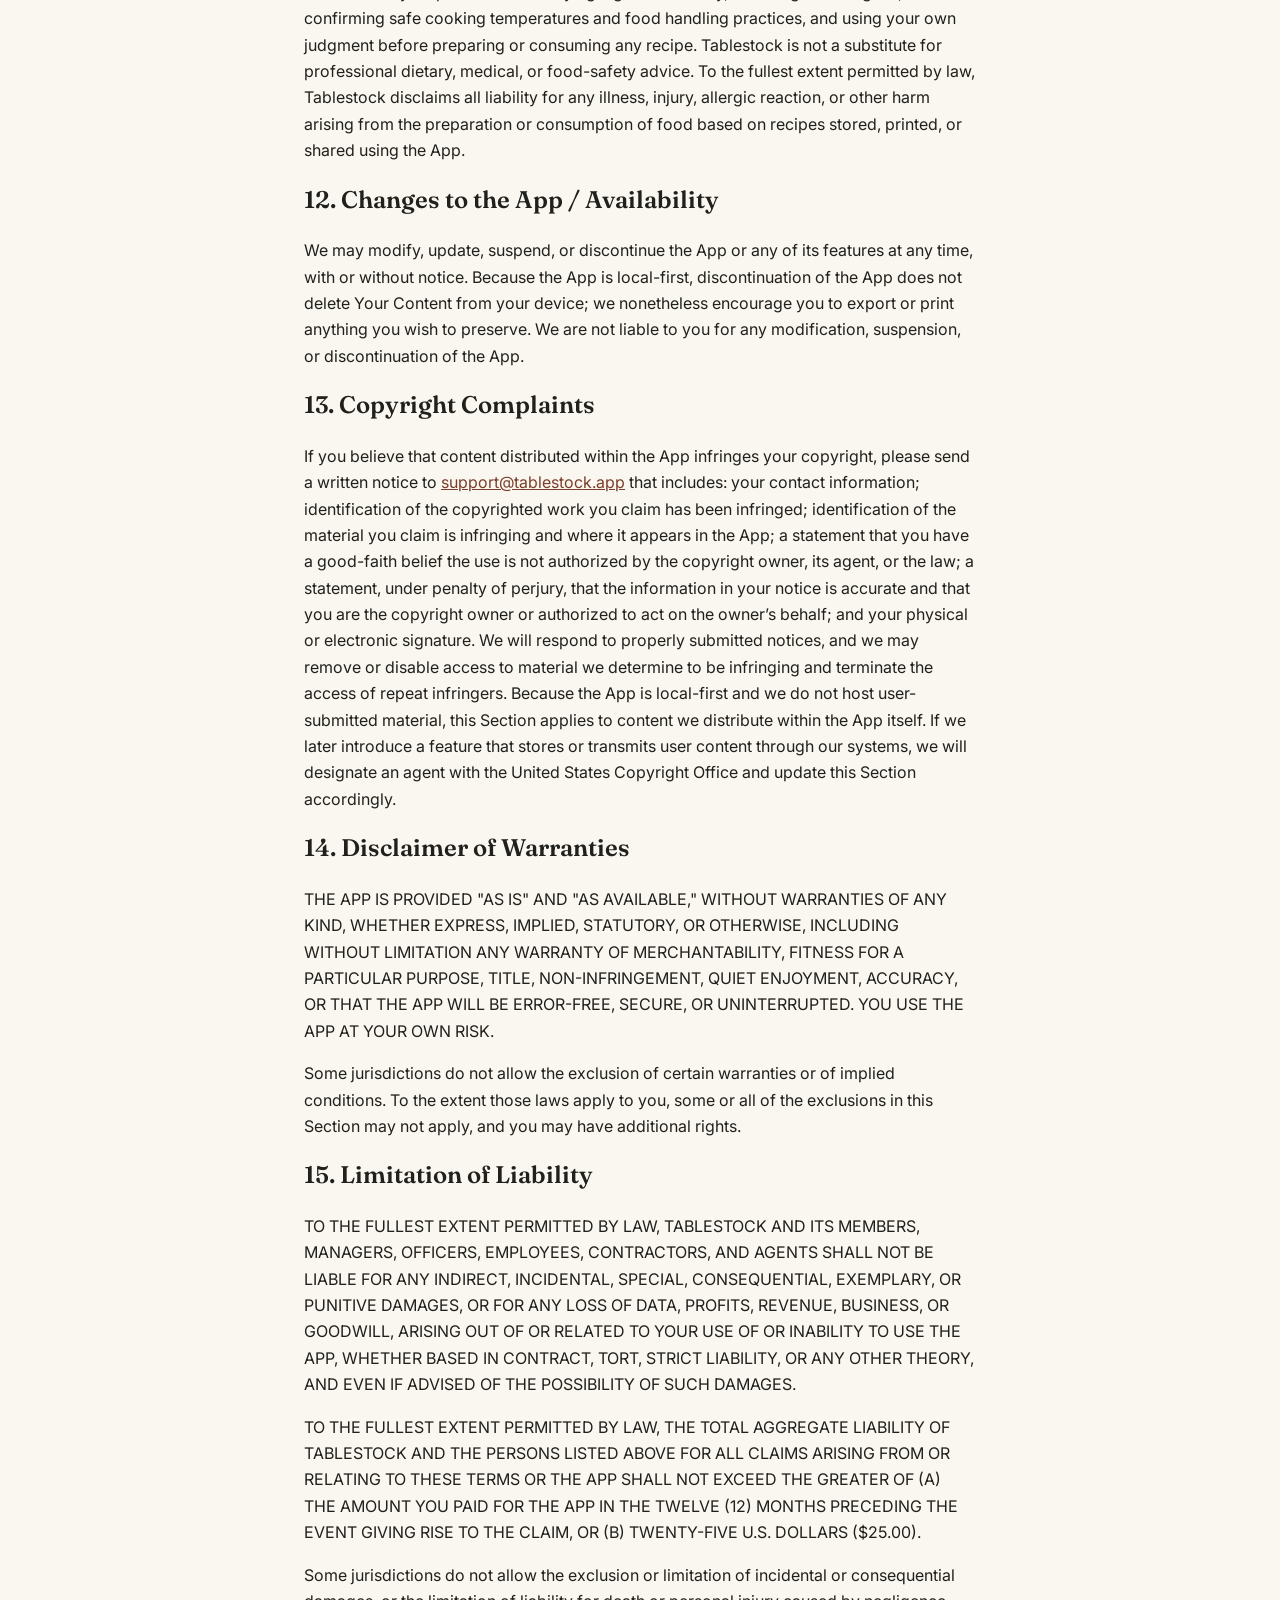
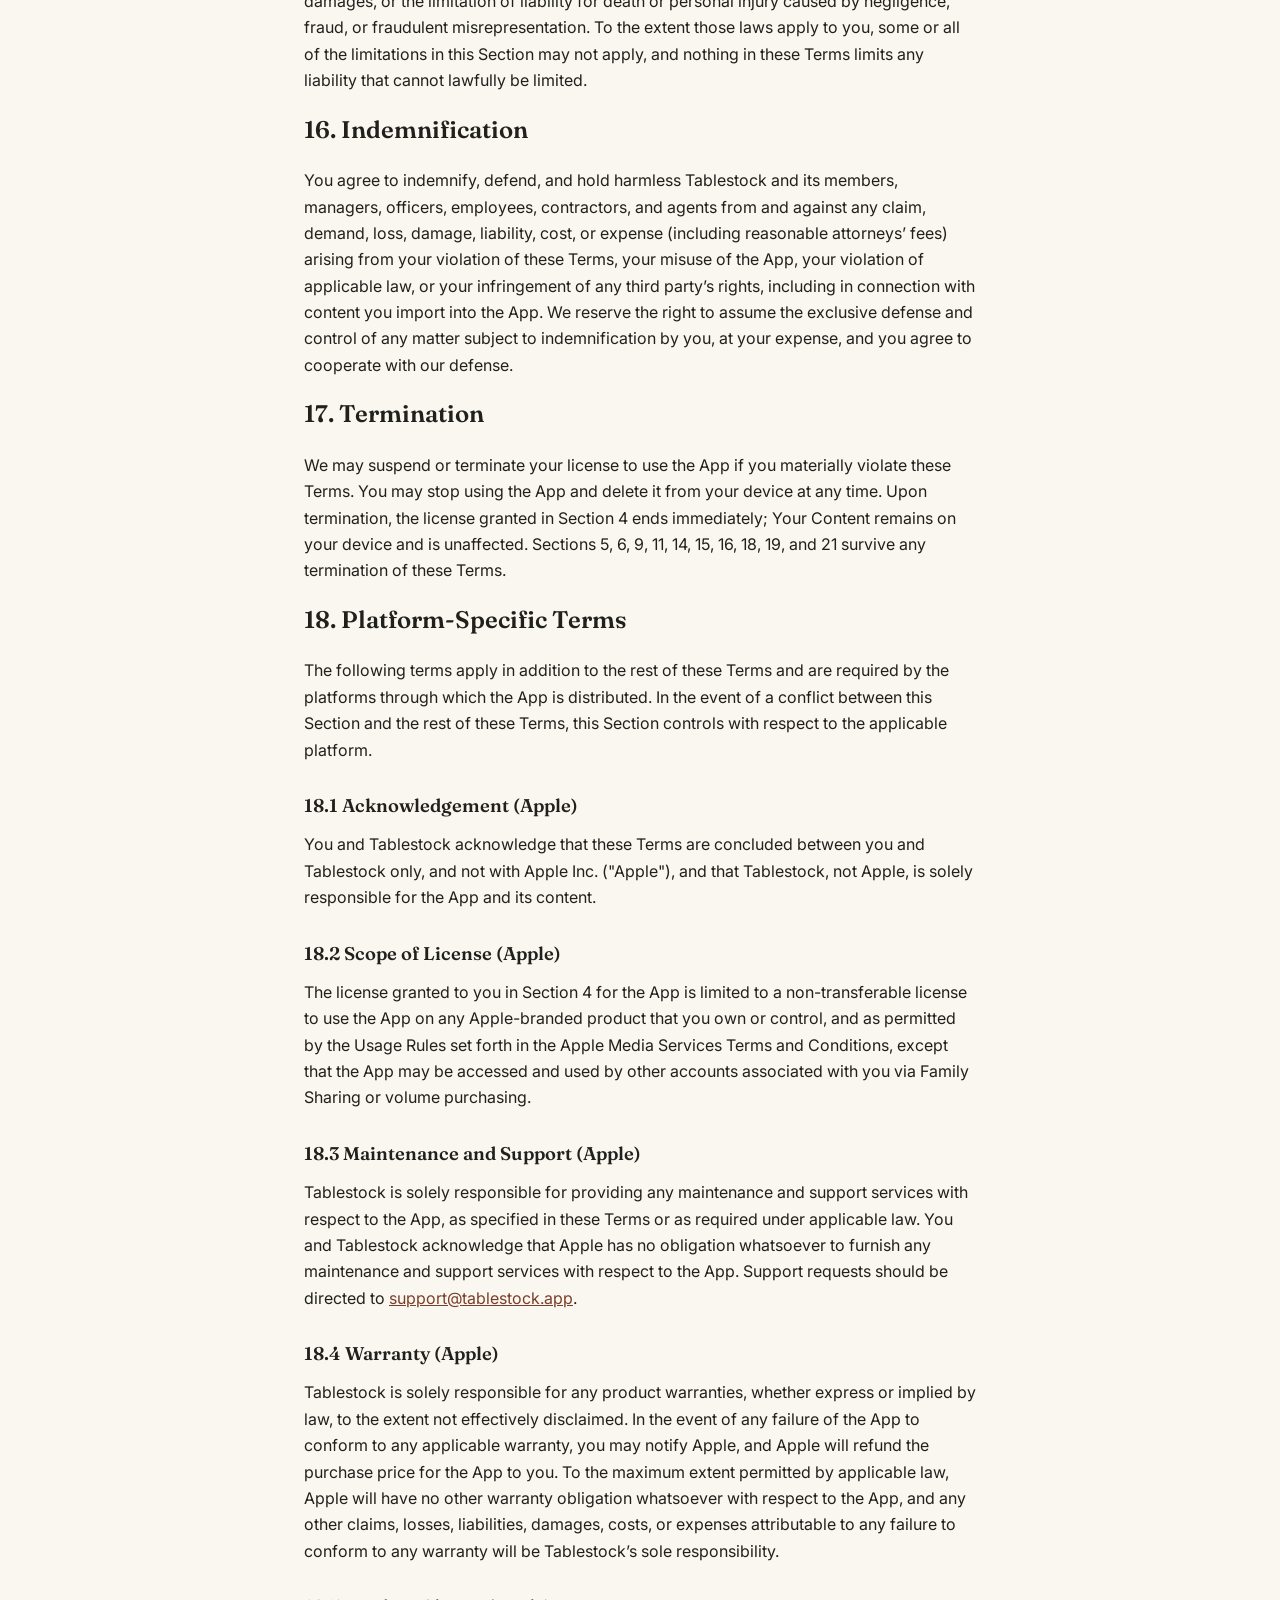
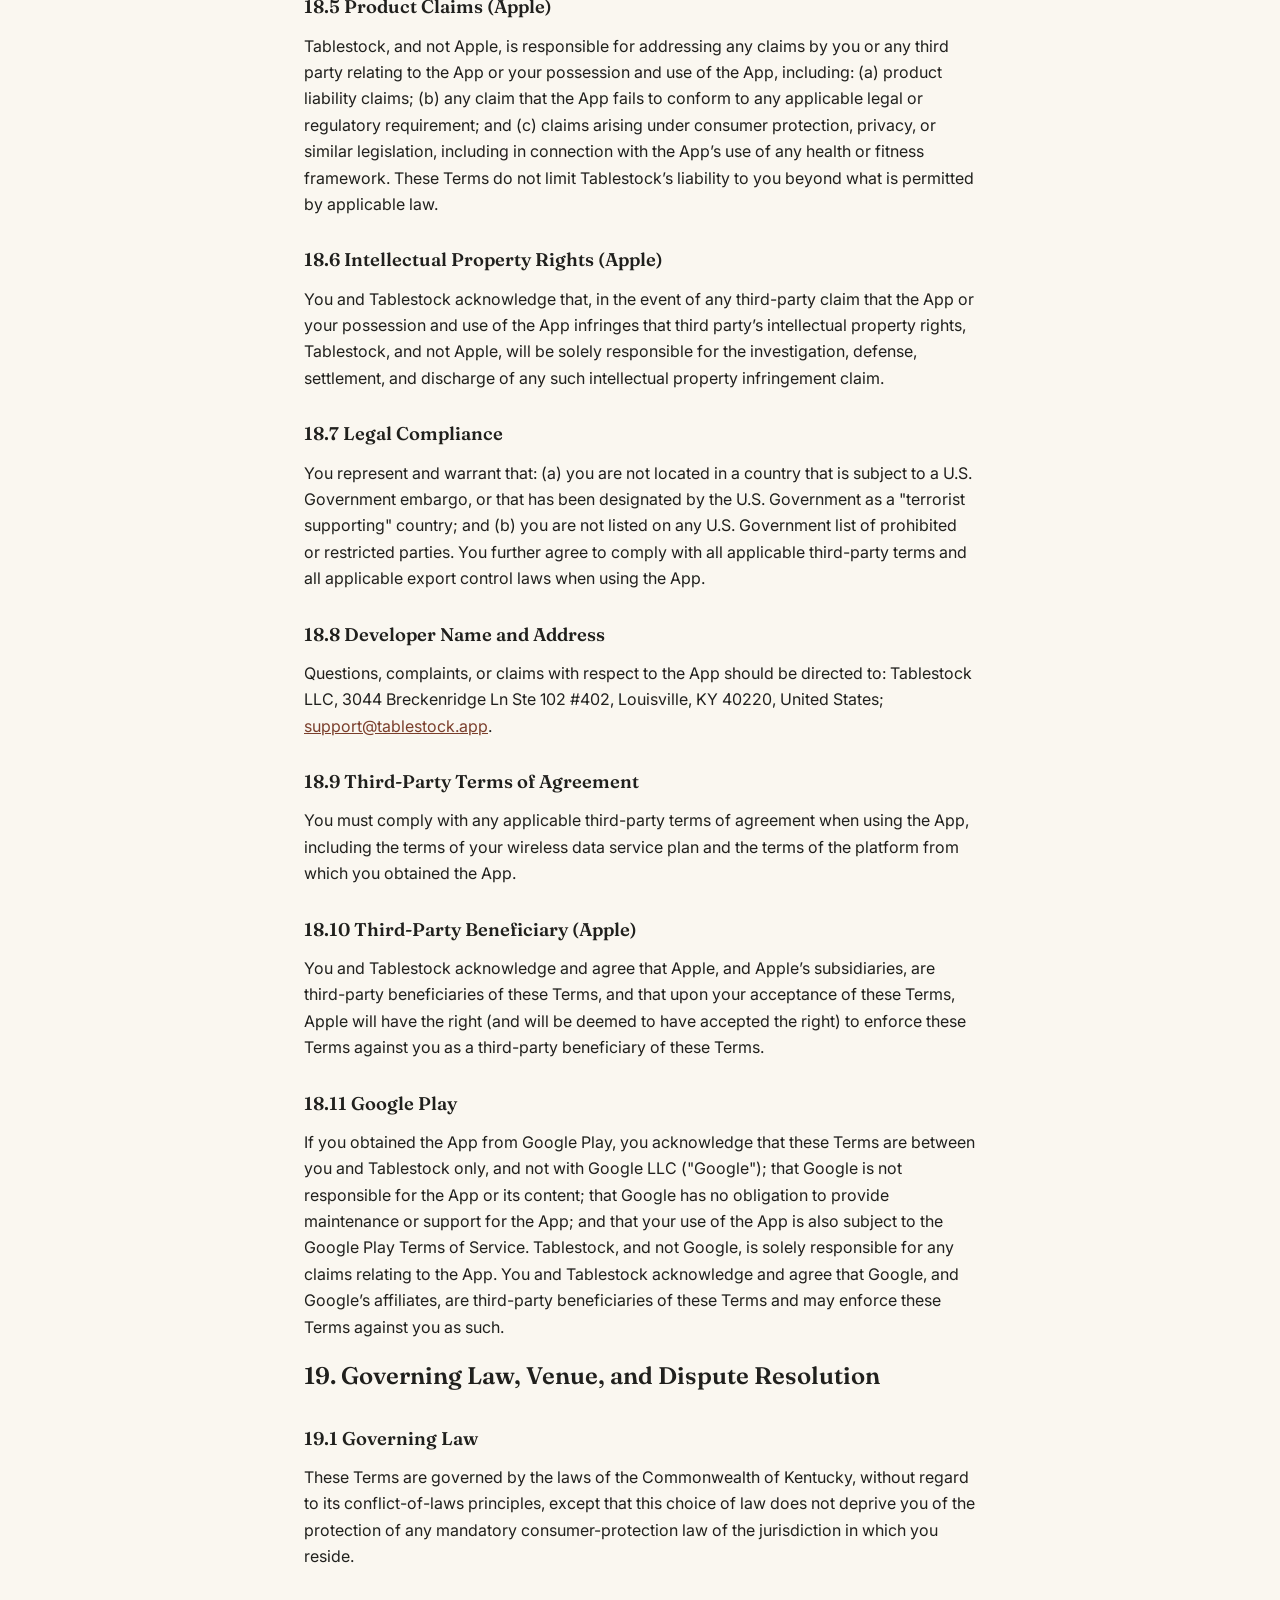
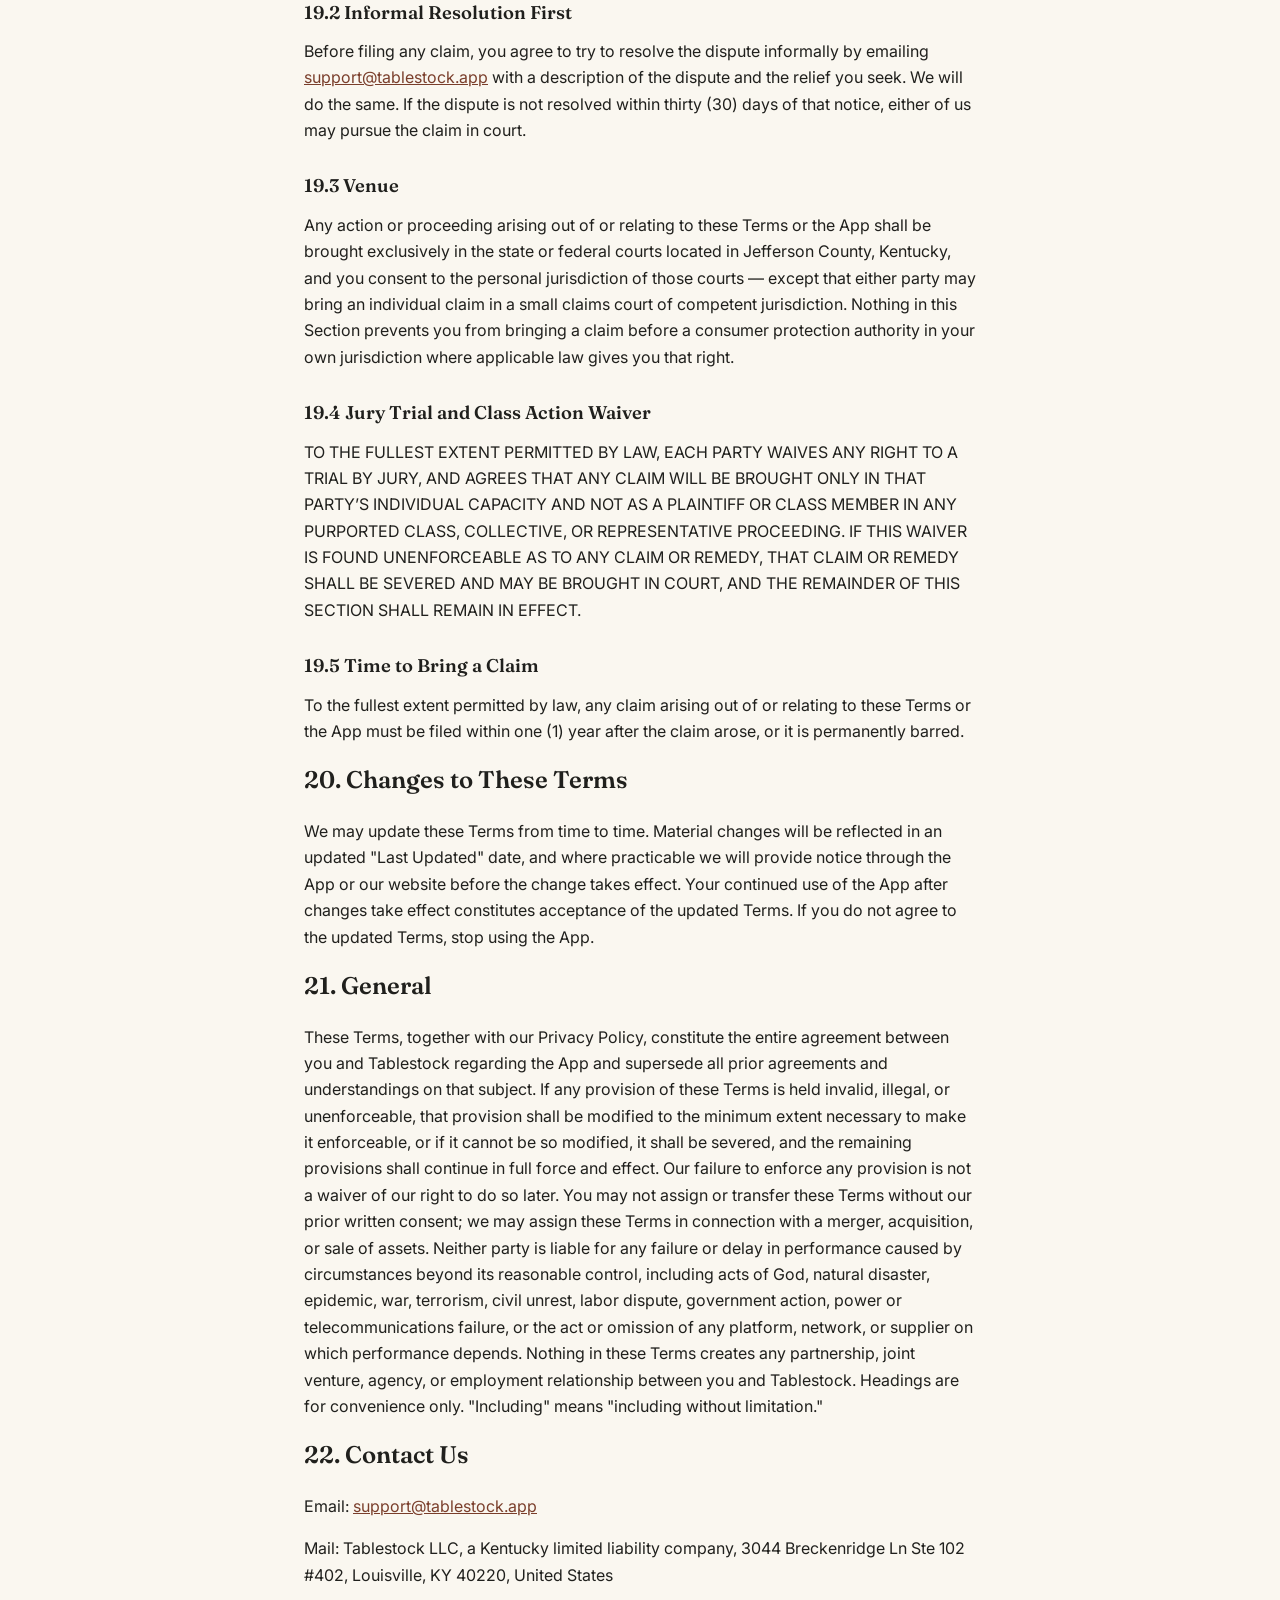
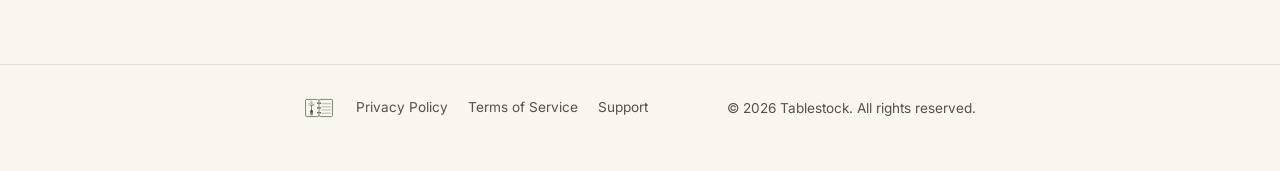
<file: terms.html>
<!DOCTYPE html>
<html lang="en">
<head>
<meta charset="UTF-8">
<meta name="viewport" content="width=device-width, initial-scale=1.0">
<meta name="theme-color" content="#FAF7F0">
<title>Tablestock — Terms of Service</title>
<link rel="preconnect" href="https://fonts.googleapis.com">
<link rel="preconnect" href="https://fonts.gstatic.com" crossorigin>
<link href="https://fonts.googleapis.com/css2?family=Fraunces:wght@500;600&family=Inter:wght@400;500;600&display=swap" rel="stylesheet">
<link rel="stylesheet" href="style.css">
<link rel="icon" href="img/favicon.ico" sizes="any">
<link rel="icon" href="img/favicon-32.png" type="image/png" sizes="32x32">
<link rel="icon" href="img/favicon-192.png" type="image/png" sizes="192x192">
<link rel="apple-touch-icon" href="img/apple-touch-icon.png">

</head>
<body>
<!-- Synced 2026-09-03 to Tablestock_Terms_of_Service_REV2_2026-08-27.docx (Current). Full text mirrored; no condensation. -->

<header class="site">
  <div class="wrap">
    <a class="wordmark" href="/"><img src="img/tablestock-header-binder-crowned-T.svg" alt="Tablestock" width="500" height="125"></a>
    <nav class="site">
      <a href="support.html">Support</a>
      <a href="privacy.html">Privacy</a>
      <a href="terms.html">Terms</a>
    </nav>
  </div>
</header>

<main>
  <div class="wrap">
    <h1 style="font-size:2rem;">Terms of Service</h1>
    <p class="updated">Effective Date: August 21, 2026 &middot; Last Updated: August 21, 2026</p>

    <h2>1. Acceptance of Terms</h2>
    <p>By downloading, installing, or using the Tablestock mobile application (the "App"), you agree to these Terms of Service (these "Terms"). If you do not agree, do not download, install, or use the App. These Terms form a binding agreement between you and Tablestock LLC, a Kentucky limited liability company ("Tablestock," "we," "us," or "our").</p>
    <p><strong>Please read Section 15 (Limitation of Liability) and Section 19 (Governing Law, Venue, and Dispute Resolution) carefully. They limit our liability to you and affect how disputes between us are resolved, including by waiving the right to a jury trial and to participate in a class action.</strong></p>
    <h2 id="eligibility">2. Eligibility and Age</h2>
    <p>You must be at least 13 years old to use the App. If you are located in the European Economic Area or the United Kingdom, you must be at least the age of digital consent in your country, which ranges from 13 to 16. If you are under the age of majority where you live, you may use the App only with the involvement and consent of a parent or legal guardian, who agrees to be bound by these Terms on your behalf. By using the App, you represent that you meet these requirements.</p>
    <h2>3. Description of the App</h2>
    <p>Tablestock is a mobile application for organizing, versioning, and printing personal and family recipes. The App is local-first: your recipes, notes, and photos are stored on your device unless a future version explicitly adds optional cloud sync, in which case these Terms will be updated and you will be notified before that feature applies to you.</p>
    <h2>4. License Grant</h2>
    <p>Subject to your compliance with these Terms, we grant you a limited, personal, non-exclusive, non-transferable, non-sublicensable, revocable license to download and use the App on any Apple-branded product or Android device that you own or control, solely for your personal, non-commercial use, and as permitted by the usage rules set forth in the Apple Media Services Terms and Conditions or the Google Play Terms of Service, as applicable, including any Family Sharing or volume purchasing provisions of those rules. This license is subject to and limited by Apple’s Licensed Application End User License Agreement and/or Google Play’s Terms of Service, depending on the platform from which you obtained the App.</p>
    <p>All rights not expressly granted to you are reserved by Tablestock. This is a license, not a sale, and you acquire no ownership interest in the App.</p>
    <h2>5. Your Content</h2>
    <p>You retain full ownership of all recipes, notes, photos, and other content you create or import into the App ("Your Content"). We claim no ownership rights in Your Content. Because the App is local-first, we do not have access to Your Content — it is not transmitted to or stored on any server we control.</p>
    <p>You are solely responsible for backing up Your Content, whether through your device’s own backup facility or through the export and print features within the App, and for anything you choose to export, print, or share. You are also responsible for ensuring that you have the right to use any content you import into the App, including any recipe or photograph created by someone else.</p>
    <h2>6. Our Content and Templates</h2>
    <p>You acknowledge that Tablestock owns all right, title, and interest in the App itself and in the recipe card, book, and page templates, layouts, typography, icons, and other design elements provided within the App (the "Templates"), together with the Tablestock name, logo, and other brand elements. Templates are separate and distinct from Your Content — using a Template to display, print, or export Your Content does not transfer any ownership interest in the Template itself.</p>
    <p>You may use the Templates within the App as intended, including to print or export Your Content for your personal use. You may not extract, copy, decompile, resell, redistribute, or create derivative works from the Templates independent of the App.</p>
    <h2>7. Purchases and Refunds</h2>
    <p>The App is offered as a one-time paid purchase through the Apple App Store and/or Google Play at the price displayed at the time of purchase. All purchases are processed by Apple or Google, and all refund requests are governed by Apple’s or Google’s own refund policies — Tablestock does not process payments or issue refunds directly. If you believe you are entitled to a refund, contact Apple or Google through the store from which you purchased the App.</p>
    <h2>8. Beta and Pilot Programs</h2>
    <p>From time to time we may make pre-release, beta, or pilot versions of the App available, including through Apple TestFlight or Google Play testing tracks. Any such version is provided for evaluation only, on an as-is basis, and may contain defects, may not function as intended, and may be modified or withdrawn at any time. Features in a pre-release version may never be released. Your participation is voluntary and you may withdraw at any time.</p>
    <h2>9. Feedback</h2>
    <p>If you send us suggestions, ideas, feature requests, bug reports, survey responses, or other feedback about the App ("Feedback"), you grant us a perpetual, irrevocable, worldwide, royalty-free, fully paid-up, transferable, sublicensable license to use, reproduce, modify, and otherwise exploit that Feedback for any purpose, without any obligation of compensation, attribution, or confidentiality to you. Feedback is not Your Content. We will not publicly attribute a testimonial or quotation to you by name without your separate written permission.</p>
    <h2>10. Acceptable Use</h2>
    <p>You agree not to: (a) reverse engineer, decompile, or disassemble the App, except to the extent that restriction is prohibited by applicable law; (b) use the App for any unlawful purpose or in violation of these Terms; (c) attempt to interfere with, disrupt, or circumvent the App’s operation, integrity, or security; (d) remove, obscure, or alter any proprietary notice in the App; (e) rent, lease, lend, sell, sublicense, or otherwise transfer the App to any third party; or (f) misrepresent your affiliation with Tablestock.</p>
    <h2>11. Recipe and Food Safety Disclaimer</h2>
    <p><strong>The App is a tool for organizing and storing recipe information you create or import. Tablestock does not verify, review, or guarantee the accuracy of any recipe, ingredient list, nutritional information, cooking instruction, or allergen information contained in the App — whether entered by you or included in any starter or template content.</strong></p>
    <p>You are solely responsible for verifying ingredient safety, checking for allergens, confirming safe cooking temperatures and food handling practices, and using your own judgment before preparing or consuming any recipe. Tablestock is not a substitute for professional dietary, medical, or food-safety advice. To the fullest extent permitted by law, Tablestock disclaims all liability for any illness, injury, allergic reaction, or other harm arising from the preparation or consumption of food based on recipes stored, printed, or shared using the App.</p>
    <h2>12. Changes to the App / Availability</h2>
    <p>We may modify, update, suspend, or discontinue the App or any of its features at any time, with or without notice. Because the App is local-first, discontinuation of the App does not delete Your Content from your device; we nonetheless encourage you to export or print anything you wish to preserve. We are not liable to you for any modification, suspension, or discontinuation of the App.</p>
    <h2>13. Copyright Complaints</h2>
    <p>If you believe that content distributed within the App infringes your copyright, please send a written notice to <a href="mailto:support@tablestock.app">support@tablestock.app</a> that includes: your contact information; identification of the copyrighted work you claim has been infringed; identification of the material you claim is infringing and where it appears in the App; a statement that you have a good-faith belief the use is not authorized by the copyright owner, its agent, or the law; a statement, under penalty of perjury, that the information in your notice is accurate and that you are the copyright owner or authorized to act on the owner’s behalf; and your physical or electronic signature. We will respond to properly submitted notices, and we may remove or disable access to material we determine to be infringing and terminate the access of repeat infringers. Because the App is local-first and we do not host user-submitted material, this Section applies to content we distribute within the App itself. If we later introduce a feature that stores or transmits user content through our systems, we will designate an agent with the United States Copyright Office and update this Section accordingly.</p>
    <h2>14. Disclaimer of Warranties</h2>
    <p>THE APP IS PROVIDED "AS IS" AND "AS AVAILABLE," WITHOUT WARRANTIES OF ANY KIND, WHETHER EXPRESS, IMPLIED, STATUTORY, OR OTHERWISE, INCLUDING WITHOUT LIMITATION ANY WARRANTY OF MERCHANTABILITY, FITNESS FOR A PARTICULAR PURPOSE, TITLE, NON-INFRINGEMENT, QUIET ENJOYMENT, ACCURACY, OR THAT THE APP WILL BE ERROR-FREE, SECURE, OR UNINTERRUPTED. YOU USE THE APP AT YOUR OWN RISK.</p>
    <p>Some jurisdictions do not allow the exclusion of certain warranties or of implied conditions. To the extent those laws apply to you, some or all of the exclusions in this Section may not apply, and you may have additional rights.</p>
    <h2>15. Limitation of Liability</h2>
    <p>TO THE FULLEST EXTENT PERMITTED BY LAW, TABLESTOCK AND ITS MEMBERS, MANAGERS, OFFICERS, EMPLOYEES, CONTRACTORS, AND AGENTS SHALL NOT BE LIABLE FOR ANY INDIRECT, INCIDENTAL, SPECIAL, CONSEQUENTIAL, EXEMPLARY, OR PUNITIVE DAMAGES, OR FOR ANY LOSS OF DATA, PROFITS, REVENUE, BUSINESS, OR GOODWILL, ARISING OUT OF OR RELATED TO YOUR USE OF OR INABILITY TO USE THE APP, WHETHER BASED IN CONTRACT, TORT, STRICT LIABILITY, OR ANY OTHER THEORY, AND EVEN IF ADVISED OF THE POSSIBILITY OF SUCH DAMAGES.</p>
    <p>TO THE FULLEST EXTENT PERMITTED BY LAW, THE TOTAL AGGREGATE LIABILITY OF TABLESTOCK AND THE PERSONS LISTED ABOVE FOR ALL CLAIMS ARISING FROM OR RELATING TO THESE TERMS OR THE APP SHALL NOT EXCEED THE GREATER OF (A) THE AMOUNT YOU PAID FOR THE APP IN THE TWELVE (12) MONTHS PRECEDING THE EVENT GIVING RISE TO THE CLAIM, OR (B) TWENTY-FIVE U.S. DOLLARS ($25.00).</p>
    <p>Some jurisdictions do not allow the exclusion or limitation of incidental or consequential damages, or the limitation of liability for death or personal injury caused by negligence, fraud, or fraudulent misrepresentation. To the extent those laws apply to you, some or all of the limitations in this Section may not apply, and nothing in these Terms limits any liability that cannot lawfully be limited.</p>
    <h2>16. Indemnification</h2>
    <p>You agree to indemnify, defend, and hold harmless Tablestock and its members, managers, officers, employees, contractors, and agents from and against any claim, demand, loss, damage, liability, cost, or expense (including reasonable attorneys’ fees) arising from your violation of these Terms, your misuse of the App, your violation of applicable law, or your infringement of any third party’s rights, including in connection with content you import into the App. We reserve the right to assume the exclusive defense and control of any matter subject to indemnification by you, at your expense, and you agree to cooperate with our defense.</p>
    <h2>17. Termination</h2>
    <p>We may suspend or terminate your license to use the App if you materially violate these Terms. You may stop using the App and delete it from your device at any time. Upon termination, the license granted in Section 4 ends immediately; Your Content remains on your device and is unaffected. Sections 5, 6, 9, 11, 14, 15, 16, 18, 19, and 21 survive any termination of these Terms.</p>
    <h2>18. Platform-Specific Terms</h2>
    <p>The following terms apply in addition to the rest of these Terms and are required by the platforms through which the App is distributed. In the event of a conflict between this Section and the rest of these Terms, this Section controls with respect to the applicable platform.</p>
    <h3>18.1 Acknowledgement (Apple)</h3>
    <p>You and Tablestock acknowledge that these Terms are concluded between you and Tablestock only, and not with Apple Inc. ("Apple"), and that Tablestock, not Apple, is solely responsible for the App and its content.</p>
    <h3>18.2 Scope of License (Apple)</h3>
    <p>The license granted to you in Section 4 for the App is limited to a non-transferable license to use the App on any Apple-branded product that you own or control, and as permitted by the Usage Rules set forth in the Apple Media Services Terms and Conditions, except that the App may be accessed and used by other accounts associated with you via Family Sharing or volume purchasing.</p>
    <h3>18.3 Maintenance and Support (Apple)</h3>
    <p>Tablestock is solely responsible for providing any maintenance and support services with respect to the App, as specified in these Terms or as required under applicable law. You and Tablestock acknowledge that Apple has no obligation whatsoever to furnish any maintenance and support services with respect to the App. Support requests should be directed to <a href="mailto:support@tablestock.app">support@tablestock.app</a>.</p>
    <h3>18.4 Warranty (Apple)</h3>
    <p>Tablestock is solely responsible for any product warranties, whether express or implied by law, to the extent not effectively disclaimed. In the event of any failure of the App to conform to any applicable warranty, you may notify Apple, and Apple will refund the purchase price for the App to you. To the maximum extent permitted by applicable law, Apple will have no other warranty obligation whatsoever with respect to the App, and any other claims, losses, liabilities, damages, costs, or expenses attributable to any failure to conform to any warranty will be Tablestock’s sole responsibility.</p>
    <h3>18.5 Product Claims (Apple)</h3>
    <p>Tablestock, and not Apple, is responsible for addressing any claims by you or any third party relating to the App or your possession and use of the App, including: (a) product liability claims; (b) any claim that the App fails to conform to any applicable legal or regulatory requirement; and (c) claims arising under consumer protection, privacy, or similar legislation, including in connection with the App’s use of any health or fitness framework. These Terms do not limit Tablestock’s liability to you beyond what is permitted by applicable law.</p>
    <h3>18.6 Intellectual Property Rights (Apple)</h3>
    <p>You and Tablestock acknowledge that, in the event of any third-party claim that the App or your possession and use of the App infringes that third party’s intellectual property rights, Tablestock, and not Apple, will be solely responsible for the investigation, defense, settlement, and discharge of any such intellectual property infringement claim.</p>
    <h3>18.7 Legal Compliance</h3>
    <p>You represent and warrant that: (a) you are not located in a country that is subject to a U.S. Government embargo, or that has been designated by the U.S. Government as a "terrorist supporting" country; and (b) you are not listed on any U.S. Government list of prohibited or restricted parties. You further agree to comply with all applicable third-party terms and all applicable export control laws when using the App.</p>
    <h3>18.8 Developer Name and Address</h3>
    <p>Questions, complaints, or claims with respect to the App should be directed to: Tablestock LLC, 3044 Breckenridge Ln Ste 102 #402, Louisville, KY 40220, United States; <a href="mailto:support@tablestock.app">support@tablestock.app</a>.</p>
    <h3>18.9 Third-Party Terms of Agreement</h3>
    <p>You must comply with any applicable third-party terms of agreement when using the App, including the terms of your wireless data service plan and the terms of the platform from which you obtained the App.</p>
    <h3>18.10 Third-Party Beneficiary (Apple)</h3>
    <p>You and Tablestock acknowledge and agree that Apple, and Apple’s subsidiaries, are third-party beneficiaries of these Terms, and that upon your acceptance of these Terms, Apple will have the right (and will be deemed to have accepted the right) to enforce these Terms against you as a third-party beneficiary of these Terms.</p>
    <h3>18.11 Google Play</h3>
    <p>If you obtained the App from Google Play, you acknowledge that these Terms are between you and Tablestock only, and not with Google LLC ("Google"); that Google is not responsible for the App or its content; that Google has no obligation to provide maintenance or support for the App; and that your use of the App is also subject to the Google Play Terms of Service. Tablestock, and not Google, is solely responsible for any claims relating to the App. You and Tablestock acknowledge and agree that Google, and Google’s affiliates, are third-party beneficiaries of these Terms and may enforce these Terms against you as such.</p>
    <h2>19. Governing Law, Venue, and Dispute Resolution</h2>
    <h3>19.1 Governing Law</h3>
    <p>These Terms are governed by the laws of the Commonwealth of Kentucky, without regard to its conflict-of-laws principles, except that this choice of law does not deprive you of the protection of any mandatory consumer-protection law of the jurisdiction in which you reside.</p>
    <h3>19.2 Informal Resolution First</h3>
    <p>Before filing any claim, you agree to try to resolve the dispute informally by emailing <a href="mailto:support@tablestock.app">support@tablestock.app</a> with a description of the dispute and the relief you seek. We will do the same. If the dispute is not resolved within thirty (30) days of that notice, either of us may pursue the claim in court.</p>
    <h3>19.3 Venue</h3>
    <p>Any action or proceeding arising out of or relating to these Terms or the App shall be brought exclusively in the state or federal courts located in Jefferson County, Kentucky, and you consent to the personal jurisdiction of those courts — except that either party may bring an individual claim in a small claims court of competent jurisdiction. Nothing in this Section prevents you from bringing a claim before a consumer protection authority in your own jurisdiction where applicable law gives you that right.</p>
    <h3>19.4 Jury Trial and Class Action Waiver</h3>
    <p>TO THE FULLEST EXTENT PERMITTED BY LAW, EACH PARTY WAIVES ANY RIGHT TO A TRIAL BY JURY, AND AGREES THAT ANY CLAIM WILL BE BROUGHT ONLY IN THAT PARTY’S INDIVIDUAL CAPACITY AND NOT AS A PLAINTIFF OR CLASS MEMBER IN ANY PURPORTED CLASS, COLLECTIVE, OR REPRESENTATIVE PROCEEDING. IF THIS WAIVER IS FOUND UNENFORCEABLE AS TO ANY CLAIM OR REMEDY, THAT CLAIM OR REMEDY SHALL BE SEVERED AND MAY BE BROUGHT IN COURT, AND THE REMAINDER OF THIS SECTION SHALL REMAIN IN EFFECT.</p>
    <h3>19.5 Time to Bring a Claim</h3>
    <p>To the fullest extent permitted by law, any claim arising out of or relating to these Terms or the App must be filed within one (1) year after the claim arose, or it is permanently barred.</p>
    <h2>20. Changes to These Terms</h2>
    <p>We may update these Terms from time to time. Material changes will be reflected in an updated "Last Updated" date, and where practicable we will provide notice through the App or our website before the change takes effect. Your continued use of the App after changes take effect constitutes acceptance of the updated Terms. If you do not agree to the updated Terms, stop using the App.</p>
    <h2>21. General</h2>
    <p>These Terms, together with our Privacy Policy, constitute the entire agreement between you and Tablestock regarding the App and supersede all prior agreements and understandings on that subject. If any provision of these Terms is held invalid, illegal, or unenforceable, that provision shall be modified to the minimum extent necessary to make it enforceable, or if it cannot be so modified, it shall be severed, and the remaining provisions shall continue in full force and effect. Our failure to enforce any provision is not a waiver of our right to do so later. You may not assign or transfer these Terms without our prior written consent; we may assign these Terms in connection with a merger, acquisition, or sale of assets. Neither party is liable for any failure or delay in performance caused by circumstances beyond its reasonable control, including acts of God, natural disaster, epidemic, war, terrorism, civil unrest, labor dispute, government action, power or telecommunications failure, or the act or omission of any platform, network, or supplier on which performance depends. Nothing in these Terms creates any partnership, joint venture, agency, or employment relationship between you and Tablestock. Headings are for convenience only. "Including" means "including without limitation."</p>
    <h2>22. Contact Us</h2>
    <p>Email: <a href="mailto:support@tablestock.app">support@tablestock.app</a></p>
    <p>Mail: Tablestock LLC, a Kentucky limited liability company, 3044 Breckenridge Ln Ste 102 #402, Louisville, KY 40220, United States</p>
  </div>
</main>

<footer class="site">
  <div class="wrap">
    <div>
      <img class="foot-mark" src="img/binder-line-green.svg" alt="" width="30" height="30">
      <a href="privacy.html">Privacy Policy</a>
      <a href="terms.html">Terms of Service</a>
      <a href="support.html">Support</a>
    </div>
    <div>&copy; 2026 Tablestock. All rights reserved.</div>
  </div>
</footer>

</body>
</html>
</file>
<file: style.css>
:root {
  --cream: #FAF7F0;
  --paper: #fffdfa;
  --ink: #20201D;
  --ink-soft: #55524A;
  --rust: #7A3E2B;
  --green: #47532F;
  --line: #e7ddd0;
  --max-width: 720px;
}

* { box-sizing: border-box; }

html { scroll-behavior: smooth; }

body {
  margin: 0;
  background: var(--cream);
  color: var(--ink);
  font-family: "Inter", -apple-system, BlinkMacSystemFont, "Segoe UI", sans-serif;
  line-height: 1.65;
  -webkit-font-smoothing: antialiased;
}

.wrap {
  max-width: var(--max-width);
  margin: 0 auto;
  padding: 0 24px;
}

header.site {
  padding: 16px 0 0;
}

header.site .wrap {
  display: flex;
  align-items: center;
  justify-content: space-between;
}

.wordmark {
  font-family: "Fraunces", Georgia, serif;
  font-size: 1.3rem;
  font-weight: 600;
  color: var(--ink);
  text-decoration: none;
  letter-spacing: -0.01em;
}

nav.site a {
  color: var(--ink);
  font-weight: 600;
  font-size: 1rem;
  text-decoration: none;
  margin-left: 22px;
}

nav.site a:hover,
nav.site a:focus-visible {
  text-decoration: underline;
  text-decoration-thickness: 1.5px;
  text-underline-offset: 5px;
}

main { padding: 18px 0 40px; }

.hero {
  padding: 40px 0 56px;
  border-bottom: 1px solid var(--line);
  margin-bottom: 48px;
}

.eyebrow {
  text-transform: uppercase;
  letter-spacing: 0.12em;
  font-size: 0.75rem;
  color: var(--rust);
  font-weight: 600;
  margin-bottom: 14px;
}

h1 {
  font-family: "Fraunces", Georgia, serif;
  font-size: clamp(2.1rem, 5vw, 3rem);
  line-height: 1.12;
  font-weight: 600;
  margin: 0 0 20px;
  letter-spacing: -0.015em;
}

.lede {
  font-size: 1.15rem;
  color: var(--ink-soft);
  max-width: 52ch;
  margin: 0 0 8px;
}

.status-pill {
  display: inline-block;
  margin-top: 24px;
  padding: 7px 16px;
  border: 1px solid var(--line);
  border-radius: 999px;
  font-size: 0.85rem;
  color: var(--ink-soft);
  background: var(--paper);
}

section.block { margin-bottom: 52px; }

h2 {
  font-family: "Fraunces", Georgia, serif;
  font-size: 1.5rem;
  font-weight: 600;
  margin: 0 0 18px;
}

h3 {
  font-family: "Fraunces", Georgia, serif;
  font-size: 1.15rem;
  font-weight: 600;
  margin: 28px 0 10px;
}

.pillars {
  display: grid;
  grid-template-columns: 1fr;
  gap: 20px;
}

@media (min-width: 560px) {
  .pillars { grid-template-columns: repeat(3, 1fr); }
}

.pillar {
  background: var(--paper);
  border: 1px solid var(--line);
  border-radius: 12px;
  padding: 20px;
}

.pillar h3 {
  margin-top: 0;
  font-size: 1.02rem;
}

.pillar p {
  color: var(--ink-soft);
  font-size: 0.94rem;
  margin: 0;
}

p { margin: 0 0 16px; }

ul, ol { padding-left: 22px; }
li { margin-bottom: 8px; }

a { color: var(--rust); }

.legal-note {
  background: var(--paper);
  border: 1px solid var(--line);
  border-left: 3px solid var(--rust);
  border-radius: 8px;
  padding: 14px 18px;
  font-size: 0.9rem;
  color: var(--ink-soft);
  margin-bottom: 36px;
}

.contact-box {
  background: var(--paper);
  border: 1px solid var(--line);
  border-radius: 12px;
  padding: 24px;
}

.contact-box a { font-weight: 600; }

footer.site {
  border-top: 1px solid var(--line);
  padding: 28px 0 48px;
  margin-top: 20px;
}

footer.site .wrap {
  display: flex;
  flex-wrap: wrap;
  gap: 8px 20px;
  align-items: center;
  justify-content: space-between;
  font-size: 0.85rem;
  color: var(--ink-soft);
}

footer.site a {
  color: var(--ink-soft);
  text-decoration: none;
  margin-right: 16px;
}

footer.site a:hover { color: var(--green); }

.updated {
  font-size: 0.85rem;
  color: var(--ink-soft);
  margin-bottom: 32px;
}

/* --- Logos (added for visual testing) --- */
header.site .wrap { flex-direction: column; align-items: stretch; gap: 6px; }
nav.site { align-self: flex-end; margin-top: 2px; }
nav.site a { margin-left: 22px; margin-right: 0; }
.wordmark { display: block; line-height: 0; }
.wordmark img { display: block; width: 500px; max-width: 100%; height: auto; margin-left: -11px; }
.foot-mark { width: 30px; height: 30px; vertical-align: middle; margin-right: 18px; }
@media (max-width: 600px) {
  .wordmark img { width: 280px; margin-left: -6px; }
}
@media (max-width: 360px) {
  .hero .status-pill { font-size: 0.76rem; padding: 7px 12px; }
}

/* --- Hero: binder in a green panel; green accents --- */
.hero { padding-top: 8px; }
.hero-grid { display: flex; align-items: stretch; gap: 40px; }
.hero-text { flex: 1; min-width: 0; }
.hero-art { flex: 0 0 212px; display: flex; align-items: center; justify-content: center; background: var(--green); border-radius: 14px; padding: 16px 18px; }
.hero h1 { margin-bottom: 28px; }
.hero .lede { max-width: none; margin: 0; }
.hero .status-pill { margin-top: 24px; }
.hero-art img { display: block; width: 100%; height: 100%; object-fit: contain; }
.status-pill { color: var(--green); border-color: var(--rust); background: transparent; }
.status-pill::before { content: ""; display: inline-block; width: 7px; height: 7px; border-radius: 50%; background: var(--green); margin-right: 9px; vertical-align: 1px; }
.pillar { border-top: 3px solid var(--green); }
.contact-box { border-left: 3px solid var(--green); }
@media (max-width: 720px) {
  .hero-grid { flex-direction: column-reverse; align-items: flex-start; gap: 28px; }
  .hero-art { flex-basis: auto; width: 210px; padding: 20px 18px; }
  .hero-art img { height: auto; }
}
.hero-points { list-style: none; margin: 28px 0 0; padding: 0; display: flex; flex-wrap: wrap; gap: 8px 28px; }
.hero-points li { margin: 0; display: flex; align-items: center; gap: 9px; font-weight: 500; font-size: 0.95rem; color: var(--ink); }
.hero-points li::before { content: ""; flex: 0 0 20px; width: 20px; height: 20px; background: url("data:image/svg+xml,%3Csvg xmlns='http://www.w3.org/2000/svg' viewBox='0 0 20 20'%3E%3Ccircle cx='10' cy='10' r='10' fill='%2347532F'/%3E%3Cpath d='M5.8 10.4l2.8 2.8 5.6-6' fill='none' stroke='%23FAF7F0' stroke-width='2' stroke-linecap='round' stroke-linejoin='round'/%3E%3C/svg%3E") center / contain no-repeat; }
@media (max-width: 720px) {
  .hero-points { flex-direction: column; gap: 6px; margin-top: 24px; }
}

/* Header line-up (desktop/tablet): logo ends where the hero panel begins; nav spans the panel width */
@media (min-width: 721px) {
  .wordmark img { width: 484px; margin-left: -12px; }
  nav.site { width: 212px; display: flex; justify-content: space-between; }
  nav.site a { margin-left: 0; }
}
.hero h1 { text-wrap: balance; }
</file>
